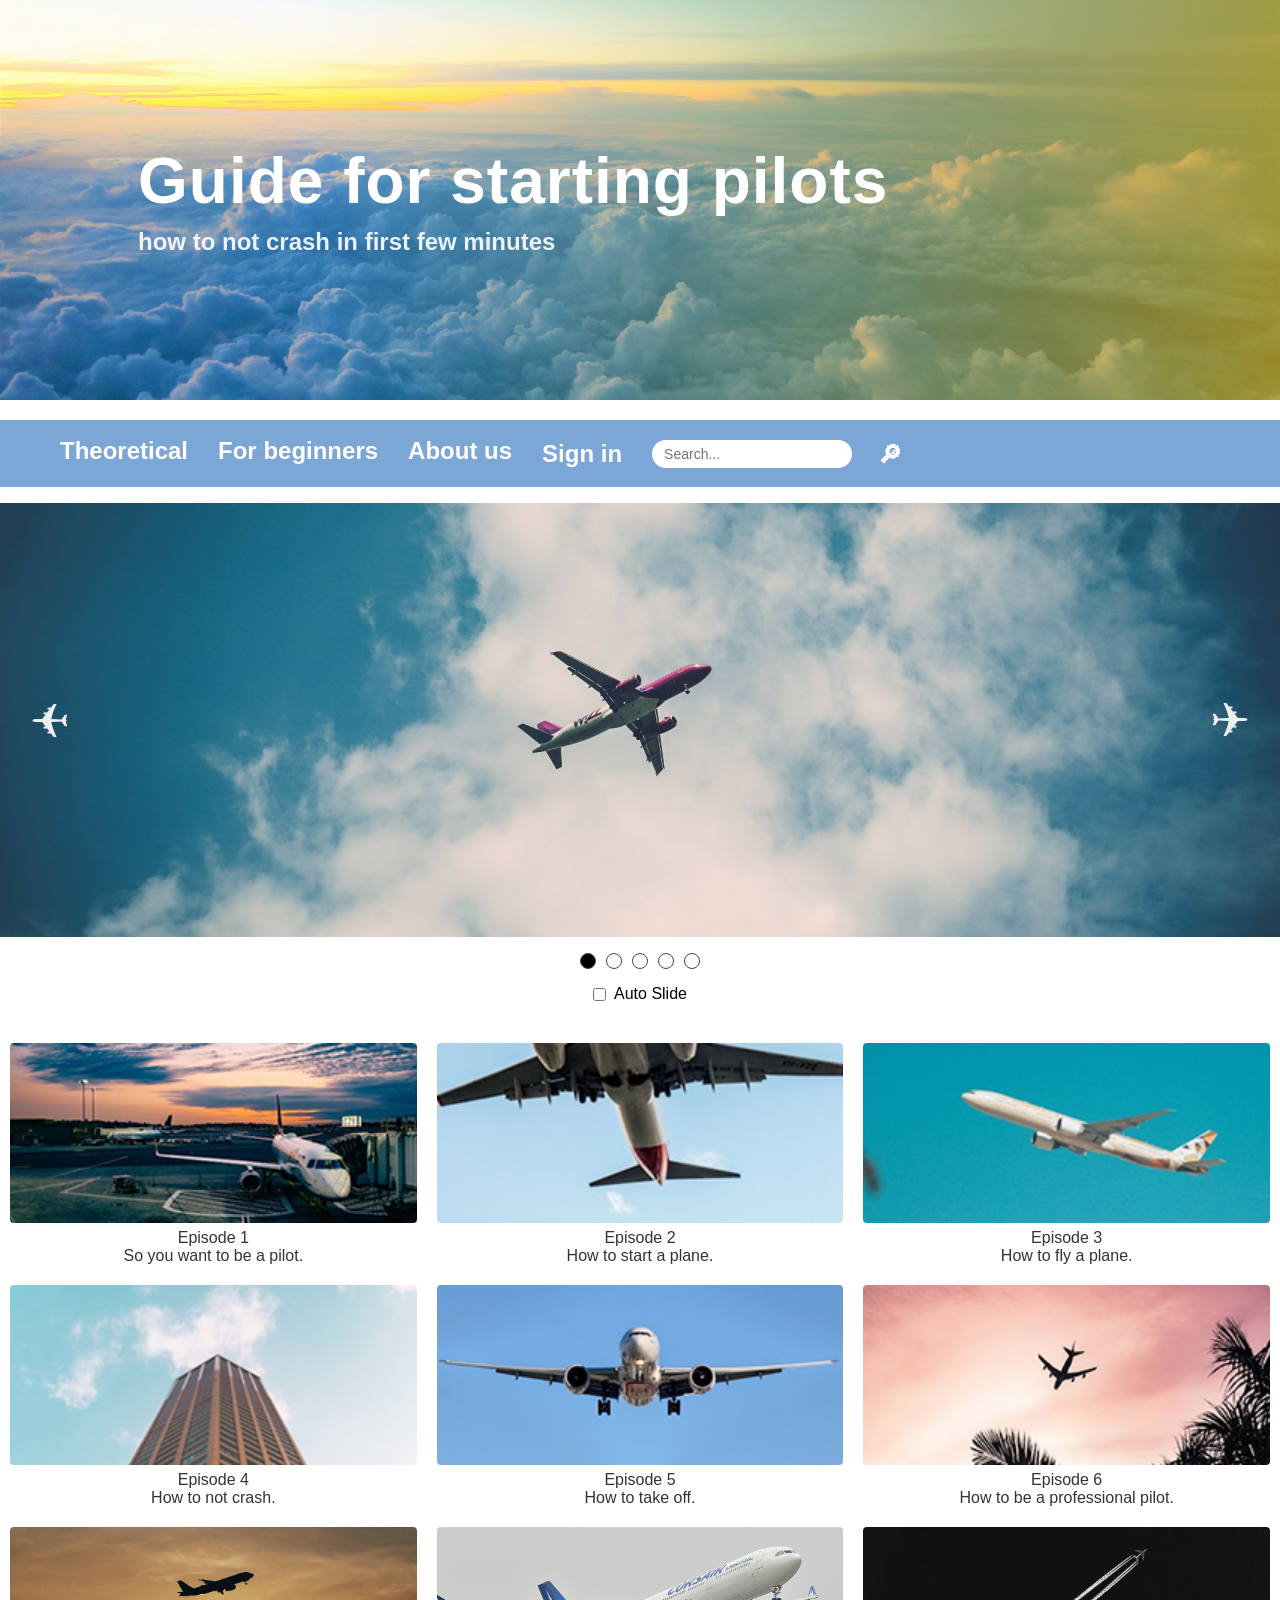
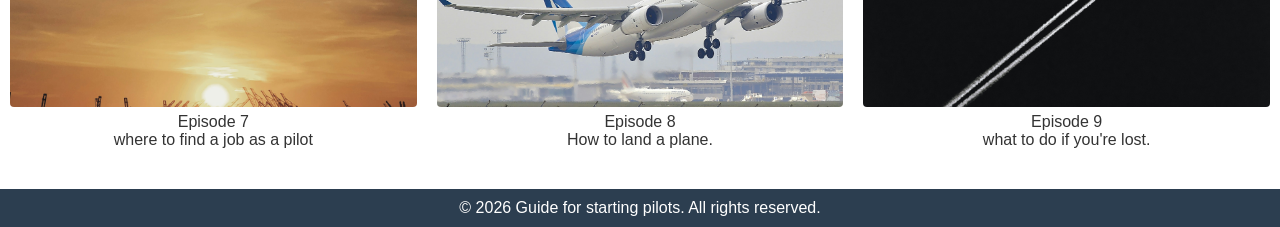
<file: index.html>
<!DOCTYPE html>
<html lang="ua">
<head>
    <meta charset="UTF-8">
    <meta name="viewport" content="width=device-width, initial-scale=1.0">
    <link rel="stylesheet" href="final.css">
    <title>Guide for starting pilots</title>
    <script defer src="./app.js"></script>
    <link rel="icon" type="image/x-icon" href="favicon.ico">
</head>
<body>
    <header class="hero-header">
        <div class="container">
            <h1>Guide for starting pilots</h1>
            <p>how to not crash in first few minutes</p>
        </div>
    </header>

    <nav class="nav-wrapper">
        <div class="container nav">
            <button class="hamburger" onclick="this.parentElement.classList.toggle('nav-open')" aria-label="Menu">☰</button>
            <a href="theory.html">Theoretical</a>
            <a href="beginners.html">For beginners</a>
            <a href="about.html">About us</a>
            <button popovertarget="my-dialog">Sign in</button>
            <div class="nav-right">
            <input type="text" placeholder="Search..." class="search-box">
            <a href="#" class="profile-btn">🔎︎</a>
        </div>
        </div>
    </nav>

    <section class="carousel">
    <div class="carousel_slider">
      <div class="content_inner_slider">
        <img src="img/rectangle11.jpg" alt="" class="img">
        <img src="img/rectangle12.jpg" alt="" class="img">
        <img src="img/rectangle13.jpg" alt="" class="img">
        <img src="img/rectangle14.jpg" alt="" class="img">
        <img src="img/rectangle15.jpg" alt="" class="img">
      </div>
      <button class="prev_button">
        <span name="chevron-back-outline">✈︎</span>
      </button>
      <button class="next_button">
        <span name="chevron-forward-outline">✈︎</span>
      </button>
    </div>
    <ul class="dots">
      <li class="dot" value="0"></li>
      <li class="dot" value="1"></li>
      <li class="dot" value="2"></li>
      <li class="dot" value="3"></li>
      <li class="dot" value="4"></li>
    </ul>
    <div class="form">
      <input type="checkbox" class="auto_slide" id="slide">
      <label for="slide">Auto Slide</label>
    </div>
  </section>
  

    <div class="container grid-columns">
        <div class="video-card">
            <a href="episode1.html" class="video-link">
            <div class="thumbnail-container">
                <img src="img/rectangle3.png" alt="Pilot">
            </div>
            <div class="video-info">
                <p class="video-meta">Episode 1</p>
                <p class="video-title">So you want to be a pilot.</p>
                </a>
            </div>
        </div>

        <div class="video-card">
            <a href="episode2.html" class="video-link">
            <div class="thumbnail-container">
                <img src="img/rectangle4.png" alt="Start plane">
            </div>
            <div class="video-info">
                <p class="video-meta">Episode 2</p>
                <p class="video-title">How to start a plane.</p>
                </a>
            </div>
        </div>

        <div class="video-card">
            <a href="episode3.html" class="video-link">
            <div class="thumbnail-container">
                <img src="img/rectangle5.png" alt="Fly plane">
            </div>
            <div class="video-info">
                <p class="video-meta">Episode 3</p>
                <p class="video-title">How to fly a plane.</p>
                </a>
            </div>
        </div>

        <div class="video-card">
            <a href="episode4.html" class="video-link">
            <div class="thumbnail-container">
                <img src="img/rectangle6.png" alt="No crash">
            </div>
            <div class="video-info">
                <p class="video-meta">Episode 4</p>
                <p class="video-title">How to not crash.</p>
                </a>
            </div>
        </div>

        <div class="video-card">
            <a href="episode5.html" class="video-link">
            <div class="thumbnail-container">
                <img src="img/rectangle7.png" alt="Land plane">
            </div>
            <div class="video-info">
                <p class="video-meta">Episode 5</p>
                <p class="video-title">How to take off.</p>
                </a>
            </div>
        </div>

        <div class="video-card">
            <a href="episode6.html" class="video-link">
            <div class="thumbnail-container">
                <img src="img/rectangle8.png" alt="Pro pilot">
            </div>
            <div class="video-info">
                <p class="video-meta">Episode 6</p>
                <p class="video-title">How to be a professional pilot.</p>
                </a>
            </div>
        </div>
        
        <div class="video-card">
            <a href="episode7.html" class="video-link">
            <div class="thumbnail-container">
                <img src="img/rectangle17.jpg" alt="No crash">
            </div>
            <div class="video-info">
                <p class="video-meta">Episode 7</p>
                <p class="video-title">where to find a job as a pilot</p>
                </a>
            </div>
        </div>

        <div class="video-card">
            <a href="episode8.html" class="video-link">
            <div class="thumbnail-container">
                <img src="img/rectangle18.jpg" alt="Land plane">
            </div>
            <div class="video-info">
                <p class="video-meta">Episode 8</p>
                <p class="video-title">How to land a plane.</p>
                </a>
            </div>
        </div>

        <div class="video-card">
            <a href="episode9.html" class="video-link">
            <div class="thumbnail-container">
                <img src="img/rectangle19.jpg" alt="Pro pilot">
            </div>
            <div class="video-info">
                <p class="video-meta">Episode 9</p>
                <p class="video-title">what to do if you're lost.</p>
                </a>
            </div>
        </div>
    </div>
    <footer class="footer">
        <div class="container">
            <p>&copy; 2026 Guide for starting pilots. All rights reserved.</p>
        </div>
    </footer>

    


<dialog id="my-dialog" popover class="dialog">
    <button popovertarget="my-dialog" popovertargetaction="hide" class="close-btn">✖</button>
    <form method="dialog" class="dialog-form">
    <label for="username">Username:</label>
    <input type="text" id="username" name="username" required>
    <label for="password">Password:</label>
    <input type="password" id="password" name="password" required>
    <label for="confirm-password">Confirm Password:</label>
    <input type="password" id="confirm-password" name="confirm-password" required>
    <button type="submit" class="btn btn-primary">Sign In</button>
  </form>
</dialog>

</body>
</html>
</file>
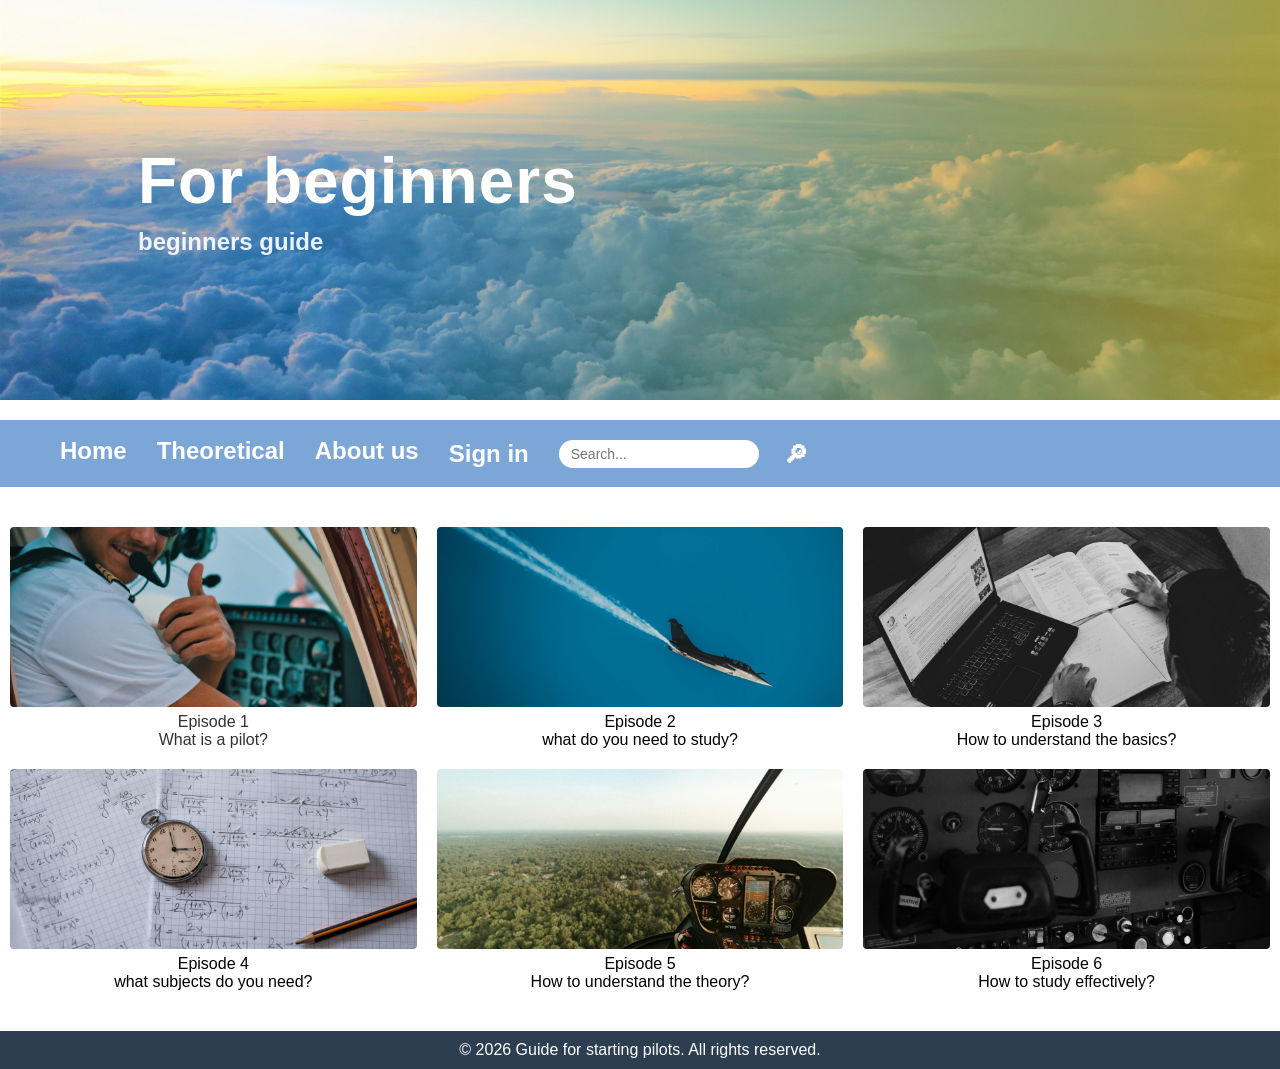
<file: beginners.html>
<!DOCTYPE html>
<html lang="ua">
<head>
    <meta charset="UTF-8">
    <meta name="viewport" content="width=device-width, initial-scale=1.0">
    <link rel="stylesheet" href="final.css">
    <title>Beginners guide</title>
    <link rel="icon" type="image/x-icon" href="favicon.ico">
</head>
<body>
    <header class="hero-header">
        <div class="container">
            <h1>For beginners</h1>
            <p>beginners guide</p>
        </div>
    </header>

    <nav class="nav-wrapper">
        <div class="container nav">
            <button class="hamburger" onclick="this.parentElement.classList.toggle('nav-open')" aria-label="Menu">☰</button>
            <a href="index.html">Home</a>
            <a href="theory.html">Theoretical</a>
            <a href="about.html">About us</a> 
            <button popovertarget="my-dialog">Sign in</button>
            <div class="nav-right">
            <input type="text" placeholder="Search..." class="search-box">
            <a href="#" class="profile-btn">🔎︎</a>
        </div>
        </div>
    </nav>

    <div class="container grid-columns">
        <div class="video-card">
            <a href="#" class="video-link">
            <div class="thumbnail-container">
                <img src="img/rectangle26.jpg" alt="Pilot">
            </div>
            <div class="video-info">
                <p class="video-meta">Episode 1</p>
                <p class="video-title">What is a pilot?</p>
                </a>
            </div>
        </div>

        <div class="video-card">
            <a href="#" class="video-link"></a>
            <div class="thumbnail-container">
                <img src="img/rectangle27.jpg" alt="Start plane">
            </div>
            <div class="video-info">
                <p class="video-meta">Episode 2</p>
                <p class="video-title">what do you need to study?</p>
            </div>
        </div>

        <div class="video-card">
            <a href="#" class="video-link"></a>
            <div class="thumbnail-container">
                <img src="img/rectangle28.jpg" alt="Fly plane">
            </div>
            <div class="video-info">
                <p class="video-meta">Episode 3</p>
                <p class="video-title">How to understand the basics?</p>
            </div>
        </div>

        <div class="video-card">
            <a href="#" class="video-link"></a>
            <div class="thumbnail-container">
                <img src="img/rectangle29.jpg" alt="No crash">
            </div>
            <div class="video-info">
                <p class="video-meta">Episode 4</p>
                <p class="video-title">what subjects do you need?</p>
            </div>
        </div>

        <div class="video-card">
            <a href="#" class="video-link"></a>
            <div class="thumbnail-container">
                <img src="img/rectangle30.jpg" alt="Land plane">
            </div>
            <div class="video-info">
                <p class="video-meta">Episode 5</p>
                <p class="video-title">How to understand the theory?</p>
            </div>
        </div>

        <div class="video-card">
            <a href="#" class="video-link"></a>
            <div class="thumbnail-container">
                <img src="img/rectangle31.jpg" alt="Pro pilot">
            </div>
            <div class="video-info">
                <p class="video-meta">Episode 6</p>
                <p class="video-title">How to study effectively?</p>
            </div>
        </div>
    </div>
    <footer class="footer">
        <div class="container">
            <p>&copy; 2026 Guide for starting pilots. All rights reserved.</p>
        </div>
    </footer>

    <dialog id="my-dialog" popover class="dialog">
        <button popovertarget="my-dialog" popovertargetaction="hide" class="close-btn">✖</button>
        <form method="dialog" class="dialog-form">
        <label for="username">Username:</label>
        <input type="text" id="username" name="username" required>
        <label for="password">Password:</label>
        <input type="password" id="password" name="password" required>
        <label for="confirm-password">Confirm Password:</label>
        <input type="password" id="confirm-password" name="confirm-password" required>
        <button type="submit" class="btn btn-primary">Sign In</button>
        </form>
    </dialog>

</body>
</html>
</file>
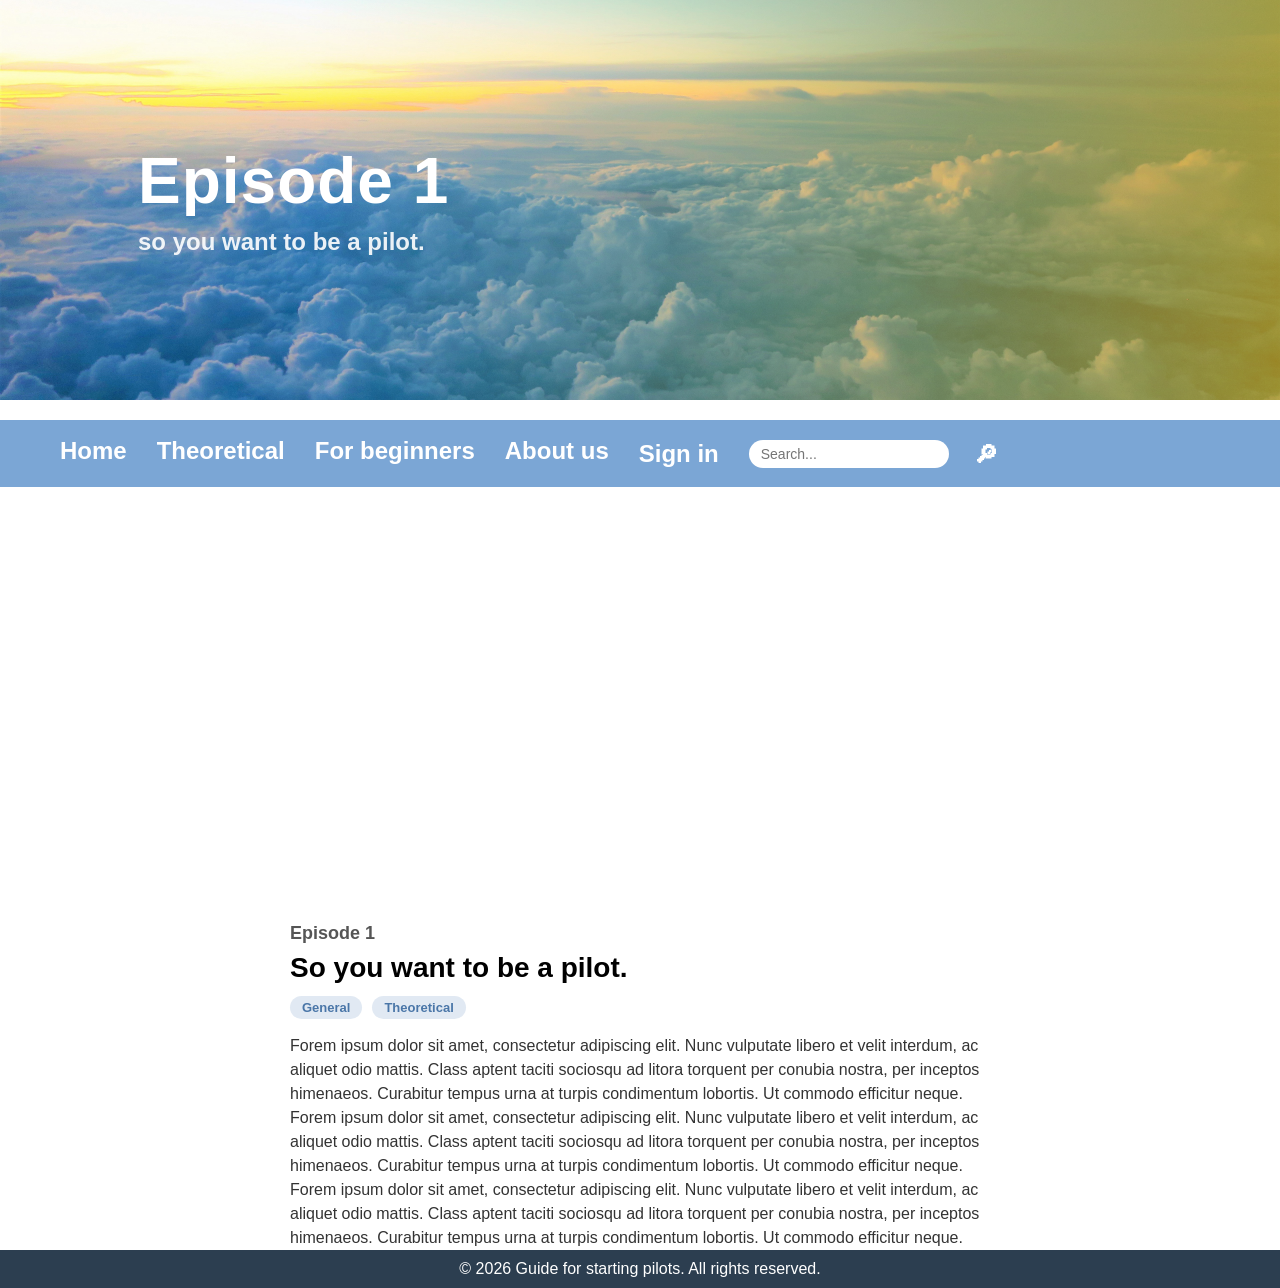
<file: episode1.html>
<!DOCTYPE html>
<html lang="en">
<head>
    <meta charset="UTF-8">
    <meta name="viewport" content="width=device-width, initial-scale=1.0">
    <title>episode1</title>
    <link rel="stylesheet" href="final.css">
    <link rel="stylesheet" href="episodes.css">
</head>
<body>
    
        <header class="hero-header">
        <div class="container">
            <h1>Episode 1</h1>
            <p>So you want to be a pilot.</p>
        </div>
    </header>



        <nav class="nav-wrapper">
        <div class="container nav">
            <button class="hamburger" onclick="this.parentElement.classList.toggle('nav-open')" aria-label="Menu">☰</button>
            <a href="index.html">Home</a>
            <a href="theory.html">Theoretical</a>
            <a href="beginners.html">For beginners</a>
            <a href="about.html">About us</a>
            <button popovertarget="my-dialog">Sign in</button>
            <div class="nav-right">
            <input type="text" placeholder="Search..." class="search-box">
            <a href="#" class="profile-btn">🔎︎</a>
        </div>
        </div>
    </nav>

    <main class="container">
        
        <div class="video-wrapper">
            <iframe src="https://www.youtube.com/embed/D-nOuNU9LcQ?si=l-DkHcLSGW4tLW0Q" title="YouTube video player" frameborder="0" allow="accelerometer; autoplay; clipboard-write; encrypted-media; gyroscope; picture-in-picture; web-share" referrerpolicy="strict-origin-when-cross-origin" allowfullscreen></iframe>
        </div>

        <div class="video-info">
            <div class="nav-links"></div>
            <div class="video-meta-row">
                <div class="video-metadata">Episode 1  </div>
                
            </div>
            
            <h1 class="video-title">So you want to be a pilot.</h1>
            
            <div class="video-tags">
                <span class="tag">General</span>
                <span class="tag">Theoretical</span>
            </div>
            
            <p class="video-description">
                Forem ipsum dolor sit amet, consectetur adipiscing elit. Nunc vulputate libero et velit interdum, ac aliquet odio mattis.
                Class aptent taciti sociosqu ad litora torquent per conubia nostra, per inceptos himenaeos.
                Curabitur tempus urna at turpis condimentum lobortis. Ut commodo efficitur neque.
                Forem ipsum dolor sit amet, consectetur adipiscing elit. Nunc vulputate libero et velit interdum, ac aliquet odio mattis.
                Class aptent taciti sociosqu ad litora torquent per conubia nostra, per inceptos himenaeos.
                Curabitur tempus urna at turpis condimentum lobortis. Ut commodo efficitur neque.
                Forem ipsum dolor sit amet, consectetur adipiscing elit. Nunc vulputate libero et velit interdum, ac aliquet odio mattis.
                Class aptent taciti sociosqu ad litora torquent per conubia nostra, per inceptos himenaeos.
                Curabitur tempus urna at turpis condimentum lobortis. Ut commodo efficitur neque.
            </p>
        </div>
    </main>

  <footer class="footer">
        <div class="container">
            <p>&copy; 2026 Guide for starting pilots. All rights reserved.</p>
        </div>
    </footer>

    <dialog id="my-dialog" popover class="dialog">
        <button popovertarget="my-dialog" popovertargetaction="hide" class="close-btn">✖</button>
        <form method="dialog" class="dialog-form">
        <label for="username">Username:</label>
        <input type="text" id="username" name="username" required>
        <label for="password">Password:</label>
        <input type="password" id="password" name="password" required>
        <label for="confirm-password">Confirm Password:</label>
        <input type="password" id="confirm-password" name="confirm-password" required>
        <button type="submit" class="btn btn-primary">Sign In</button>
        </form>
    </dialog>

</body>
</html>
</file>
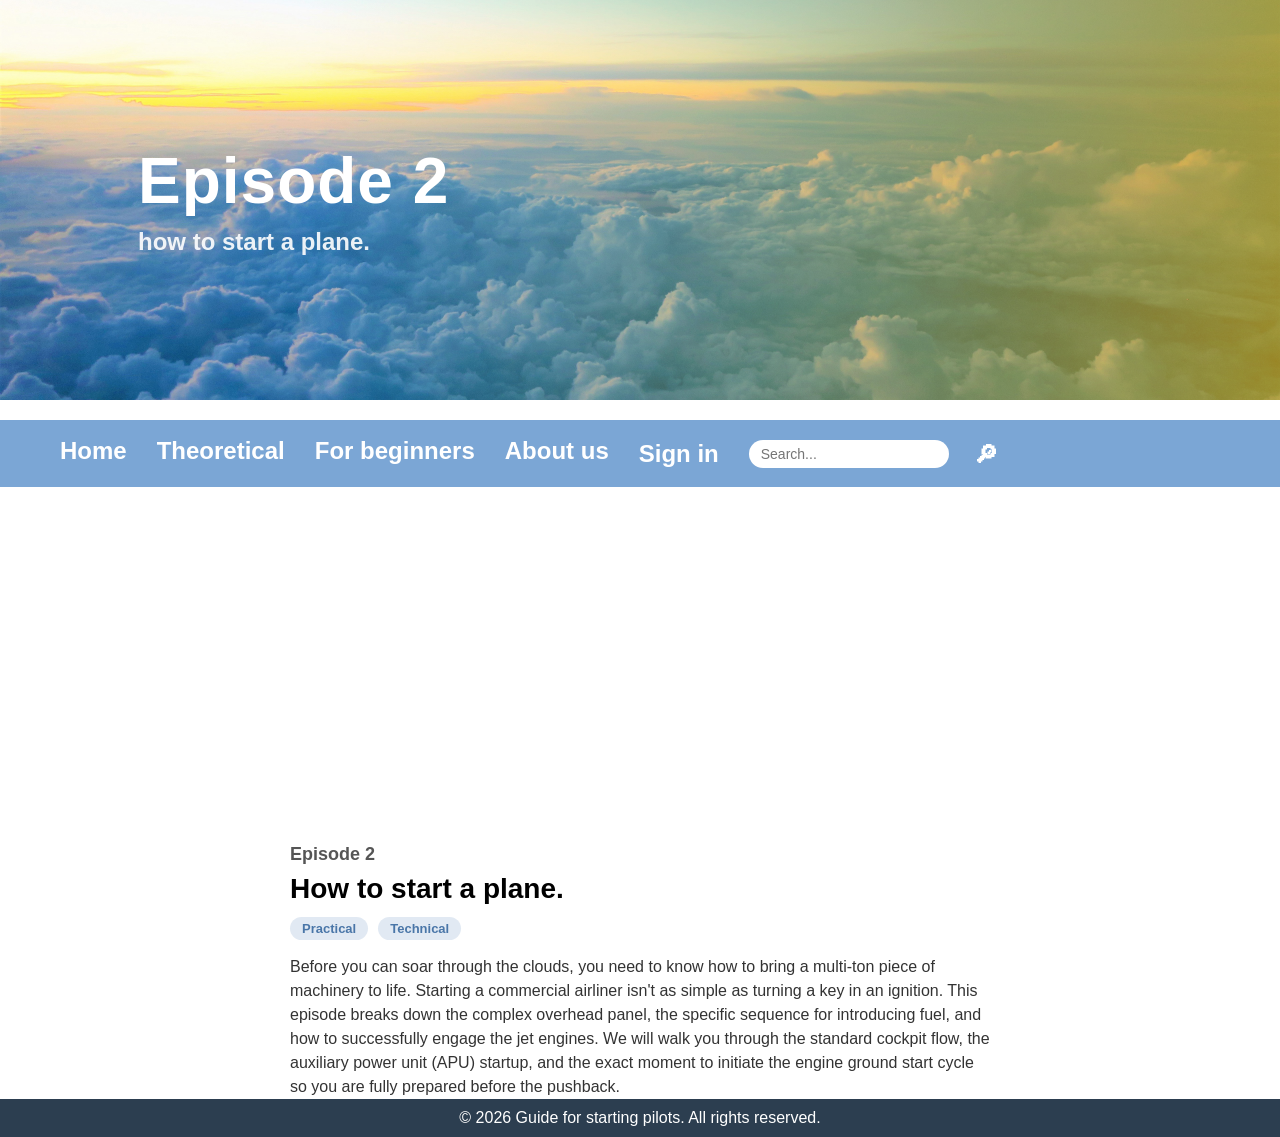
<file: episode2.html>
<!DOCTYPE html>
<html lang="en">
<head>
    <meta charset="UTF-8">
    <meta name="viewport" content="width=device-width, initial-scale=1.0">
    <title>episode2</title>
    <link rel="stylesheet" href="final.css">
    <link rel="stylesheet" href="episodes.css">
    <link rel="icon" type="image/x-icon" href="favicon.ico">
</head>
<body>
    
        <header class="hero-header">
        <div class="container">
            <h1>Episode 2</h1>
            <p>How to start a plane.</p>
        </div>
    </header>



        <nav class="nav-wrapper">
        <div class="container nav">
            <a href="index.html">Home</a>
            <a href="theory.html">Theoretical</a>
            <a href="beginners.html">For beginners</a>
            <a href="about.html">About us</a>
            <button popovertarget="my-dialog">Sign in</button>
            <div class="nav-right">
            <input type="text" placeholder="Search..." class="search-box">
            <a href="#" class="profile-btn">🔎︎</a>
        </div>
        </div>
    </nav>

    <main class="container">
        
<iframe width="700" height="315" src="https://www.youtube.com/embed/-FmHg04rleg?si=_AwblWNmk0yXP-ec" title="YouTube video player" frameborder="0" allow="accelerometer; autoplay; clipboard-write; encrypted-media; gyroscope; picture-in-picture; web-share" referrerpolicy="strict-origin-when-cross-origin" allowfullscreen></iframe>
        
        <div class="video-info">
            <div class="nav-links"></div>
            <div class="video-meta-row">
                <div class="video-metadata">Episode 2  </div>
                
            </div>
            
            <h1 class="video-title">How to start a plane.</h1>
            
            <div class="video-tags">
                <span class="tag">Practical</span>
                <span class="tag">Technical</span>
            </div>
            
            <p class="video-description">
                Before you can soar through the clouds, you need to know how to bring a multi-ton piece of machinery to life. Starting a commercial airliner isn't as simple as turning a key in an ignition. This episode breaks down the complex overhead panel, the specific sequence for introducing fuel, and how to successfully engage the jet engines. We will walk you through the standard cockpit flow, the auxiliary power unit (APU) startup, and the exact moment to initiate the engine ground start cycle so you are fully prepared before the pushback.
            </p>
        </div>
    </main>

  <footer class="footer">
        <div class="container">
            <p>&copy; 2026 Guide for starting pilots. All rights reserved.</p>
        </div>
    </footer>

    <dialog id="my-dialog" popover class="dialog">
        <button popovertarget="my-dialog" popovertargetaction="hide" class="close-btn">✖</button>
        <form method="dialog" class="dialog-form">
        <label for="username">Username:</label>
        <input type="text" id="username" name="username" required>
        <label for="password">Password:</label>
        <input type="password" id="password" name="password" required>
        <label for="confirm-password">Confirm Password:</label>
        <input type="password" id="confirm-password" name="confirm-password" required>
        <button type="submit" class="btn btn-primary">Sign In</button>
        </form>
    </dialog>

</body>
</html>
</file>
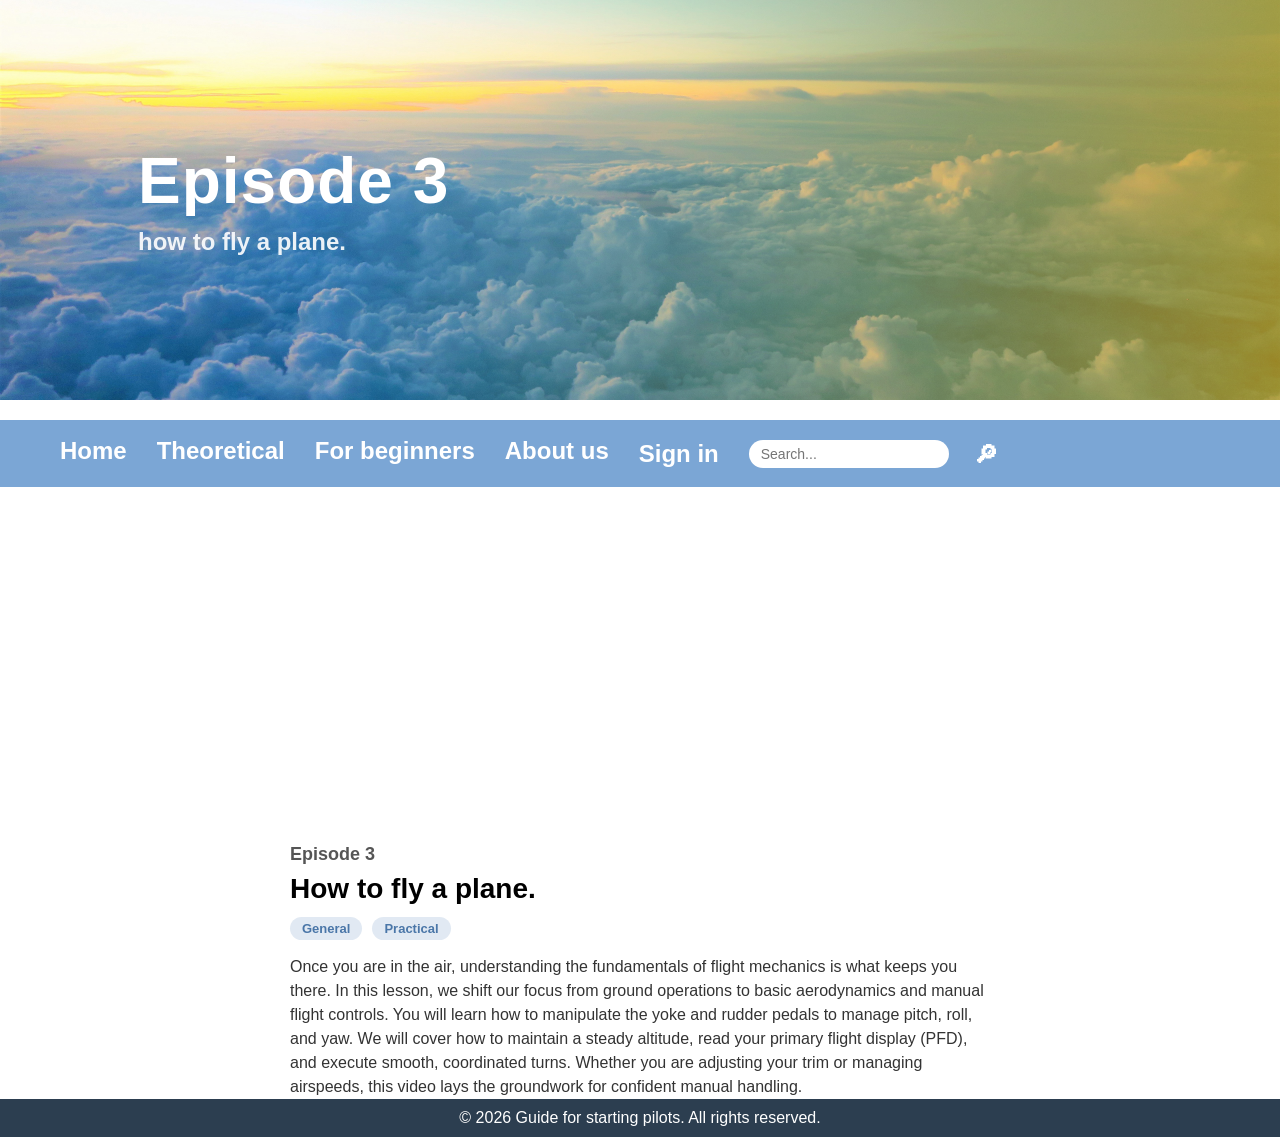
<file: episode3.html>
<!DOCTYPE html>
<html lang="en">
<head>
    <meta charset="UTF-8">
    <meta name="viewport" content="width=device-width, initial-scale=1.0">
    <title>episode3</title>
    <link rel="stylesheet" href="final.css">
    <link rel="stylesheet" href="episodes.css">
    <link rel="icon" type="image/x-icon" href="favicon.ico">
</head>
<body>
    
        <header class="hero-header">
        <div class="container">
            <h1>Episode 3</h1>
            <p>How to fly a plane.</p>
        </div>
    </header>



        <nav class="nav-wrapper">
        <div class="container nav">
            <a href="index.html">Home</a>
            <a href="theory.html">Theoretical</a>
            <a href="beginners.html">For beginners</a>
            <a href="about.html">About us</a>
            <button popovertarget="my-dialog">Sign in</button>
            <div class="nav-right">
            <input type="text" placeholder="Search..." class="search-box">
            <a href="#" class="profile-btn">🔎︎</a>
        </div>
        </div>
    </nav>

    <main class="container">
        
<iframe width="700" height="315" src="https://www.youtube.com/embed/2t6tT77QFW4?si=YSl25LxoIAUkrTEN" title="YouTube video player" frameborder="0" allow="accelerometer; autoplay; clipboard-write; encrypted-media; gyroscope; picture-in-picture; web-share" referrerpolicy="strict-origin-when-cross-origin" allowfullscreen></iframe>        <div class="video-info">
            <div class="nav-links"></div>
            <div class="video-meta-row">
                <div class="video-metadata">Episode 3  </div>
                
            </div>
            
            <h1 class="video-title">How to fly a plane.</h1>
            
            <div class="video-tags">
                <span class="tag">General</span>
                <span class="tag">Practical</span>
            </div>
            
            <p class="video-description">
                Once you are in the air, understanding the fundamentals of flight mechanics is what keeps you there. In this lesson, we shift our focus from ground operations to basic aerodynamics and manual flight controls. You will learn how to manipulate the yoke and rudder pedals to manage pitch, roll, and yaw. We will cover how to maintain a steady altitude, read your primary flight display (PFD), and execute smooth, coordinated turns. Whether you are adjusting your trim or managing airspeeds, this video lays the groundwork for confident manual handling.
            </p>
        </div>
    </main>

  <footer class="footer">
        <div class="container">
            <p>&copy; 2026 Guide for starting pilots. All rights reserved.</p>
        </div>
    </footer>

    <dialog id="my-dialog" popover class="dialog">
        <button popovertarget="my-dialog" popovertargetaction="hide" class="close-btn">✖</button>
        <form method="dialog" class="dialog-form">
        <label for="username">Username:</label>
        <input type="text" id="username" name="username" required>
        <label for="password">Password:</label>
        <input type="password" id="password" name="password" required>
        <label for="confirm-password">Confirm Password:</label>
        <input type="password" id="confirm-password" name="confirm-password" required>
        <button type="submit" class="btn btn-primary">Sign In</button>
        </form>
    </dialog>

</body>
</html>
</file>
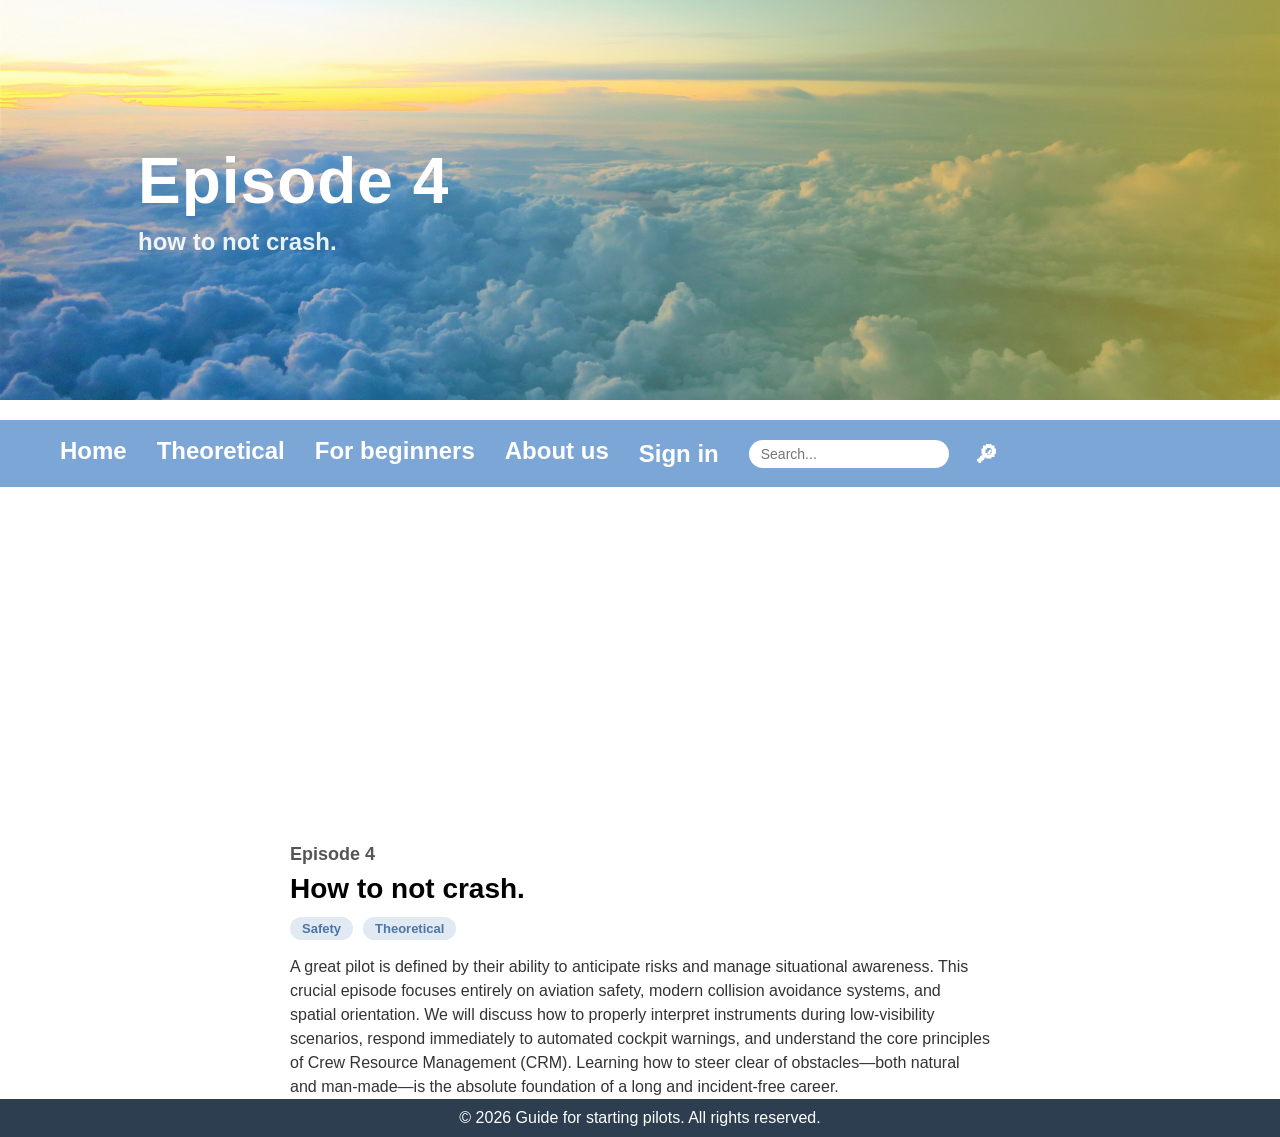
<file: episode4.html>
<!DOCTYPE html>
<html lang="en">
<head>
    <meta charset="UTF-8">
    <meta name="viewport" content="width=device-width, initial-scale=1.0">
    <title>episode4</title>
    <link rel="stylesheet" href="final.css">
    <link rel="stylesheet" href="episodes.css">
    <link rel="icon" type="image/x-icon" href="favicon.ico">
</head>
<body>
    
        <header class="hero-header">
        <div class="container">
            <h1>Episode 4</h1>
            <p>How to not crash.</p>
        </div>
    </header>



        <nav class="nav-wrapper">
        <div class="container nav">
            <a href="index.html">Home</a>
            <a href="theory.html">Theoretical</a>
            <a href="beginners.html">For beginners</a>
            <a href="about.html">About us</a>
            <button popovertarget="my-dialog">Sign in</button>
            <div class="nav-right">
            <input type="text" placeholder="Search..." class="search-box">
            <a href="#" class="profile-btn">🔎︎</a>
        </div>
        </div>
    </nav>

    <main class="container">
        
<iframe width="700" height="315" src="https://www.youtube.com/embed/dEJqNcEI8tI?si=5RvVnTgTdDoQZoPg" title="YouTube video player" frameborder="0" allow="accelerometer; autoplay; clipboard-write; encrypted-media; gyroscope; picture-in-picture; web-share" referrerpolicy="strict-origin-when-cross-origin" allowfullscreen></iframe>
        <div class="video-info">
            <div class="nav-links"></div>
            <div class="video-meta-row">
                <div class="video-metadata">Episode 4  </div>
                
            </div>
            
            <h1 class="video-title">How to not crash.</h1>
            
            <div class="video-tags">
                <span class="tag">Safety</span>
                <span class="tag">Theoretical</span>
            </div>
            
            <p class="video-description">
                A great pilot is defined by their ability to anticipate risks and manage situational awareness. This crucial episode focuses entirely on aviation safety, modern collision avoidance systems, and spatial orientation. We will discuss how to properly interpret instruments during low-visibility scenarios, respond immediately to automated cockpit warnings, and understand the core principles of Crew Resource Management (CRM). Learning how to steer clear of obstacles—both natural and man-made—is the absolute foundation of a long and incident-free career.
            </p>
        </div>
    </main>

  <footer class="footer">
        <div class="container">
            <p>&copy; 2026 Guide for starting pilots. All rights reserved.</p>
        </div>
    </footer>

    <dialog id="my-dialog" popover class="dialog">
        <button popovertarget="my-dialog" popovertargetaction="hide" class="close-btn">✖</button>
        <form method="dialog" class="dialog-form">
        <label for="username">Username:</label>
        <input type="text" id="username" name="username" required>
        <label for="password">Password:</label>
        <input type="password" id="password" name="password" required>
        <label for="confirm-password">Confirm Password:</label>
        <input type="password" id="confirm-password" name="confirm-password" required>
        <button type="submit" class="btn btn-primary">Sign In</button>
        </form>
    </dialog>

</body>
</html>
</file>
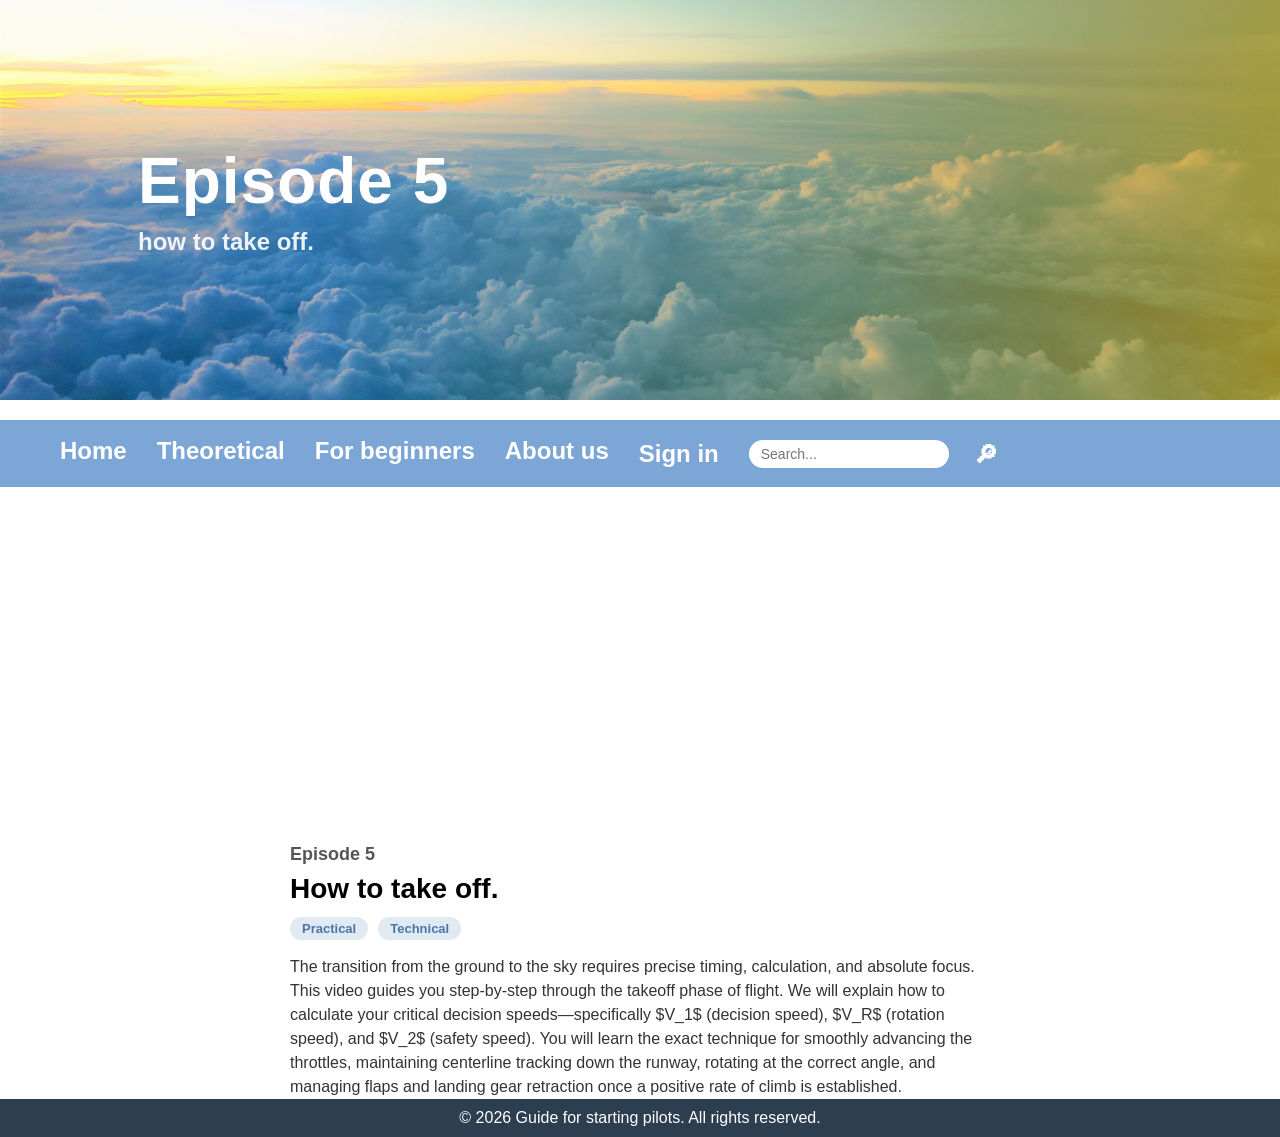
<file: episode5.html>
<!DOCTYPE html>
<html lang="en">
<head>
    <meta charset="UTF-8">
    <meta name="viewport" content="width=device-width, initial-scale=1.0">
    <title>episode5</title>
    <link rel="stylesheet" href="final.css">
    <link rel="stylesheet" href="episodes.css">
    <link rel="icon" type="image/x-icon" href="favicon.ico">
</head>
<body>
    
        <header class="hero-header">
        <div class="container">
            <h1>Episode 5</h1>
            <p>How to take off.</p>
        </div>
    </header>



        <nav class="nav-wrapper">
        <div class="container nav">
            <a href="index.html">Home</a>
            <a href="theory.html">Theoretical</a>
            <a href="beginners.html">For beginners</a>
            <a href="about.html">About us</a>
            <button popovertarget="my-dialog">Sign in</button>
            <div class="nav-right">
            <input type="text" placeholder="Search..." class="search-box">
            <a href="#" class="profile-btn">🔎︎</a>
        </div>
        </div>
    </nav>

    <main class="container">
        
<iframe width="700" height="315" src="https://www.youtube.com/embed/7S8yxrlulSA?si=UYDx_3S6dVzbgOnK" title="YouTube video player" frameborder="0" allow="accelerometer; autoplay; clipboard-write; encrypted-media; gyroscope; picture-in-picture; web-share" referrerpolicy="strict-origin-when-cross-origin" allowfullscreen></iframe>
        <div class="video-info">
            <div class="nav-links"></div>
            <div class="video-meta-row">
                <div class="video-metadata">Episode 5  </div>
                
            </div>
            
            <h1 class="video-title">How to take off.</h1>
            
            <div class="video-tags">
                <span class="tag">Practical</span>
                <span class="tag">Technical</span>
            </div>
            
            <p class="video-description">
                The transition from the ground to the sky requires precise timing, calculation, and absolute focus. This video guides you step-by-step through the takeoff phase of flight. We will explain how to calculate your critical decision speeds—specifically $V_1$ (decision speed), $V_R$ (rotation speed), and $V_2$ (safety speed). You will learn the exact technique for smoothly advancing the throttles, maintaining centerline tracking down the runway, rotating at the correct angle, and managing flaps and landing gear retraction once a positive rate of climb is established.
            </p>
        </div>
    </main>

  <footer class="footer">
        <div class="container">
            <p>&copy; 2026 Guide for starting pilots. All rights reserved.</p>
        </div>
    </footer>

    <dialog id="my-dialog" popover class="dialog">
        <button popovertarget="my-dialog" popovertargetaction="hide" class="close-btn">✖</button>
        <form method="dialog" class="dialog-form">
        <label for="username">Username:</label>
        <input type="text" id="username" name="username" required>
        <label for="password">Password:</label>
        <input type="password" id="password" name="password" required>
        <label for="confirm-password">Confirm Password:</label>
        <input type="password" id="confirm-password" name="confirm-password" required>
        <button type="submit" class="btn btn-primary">Sign In</button>
        </form>
    </dialog>

</body>
</html>
</file>
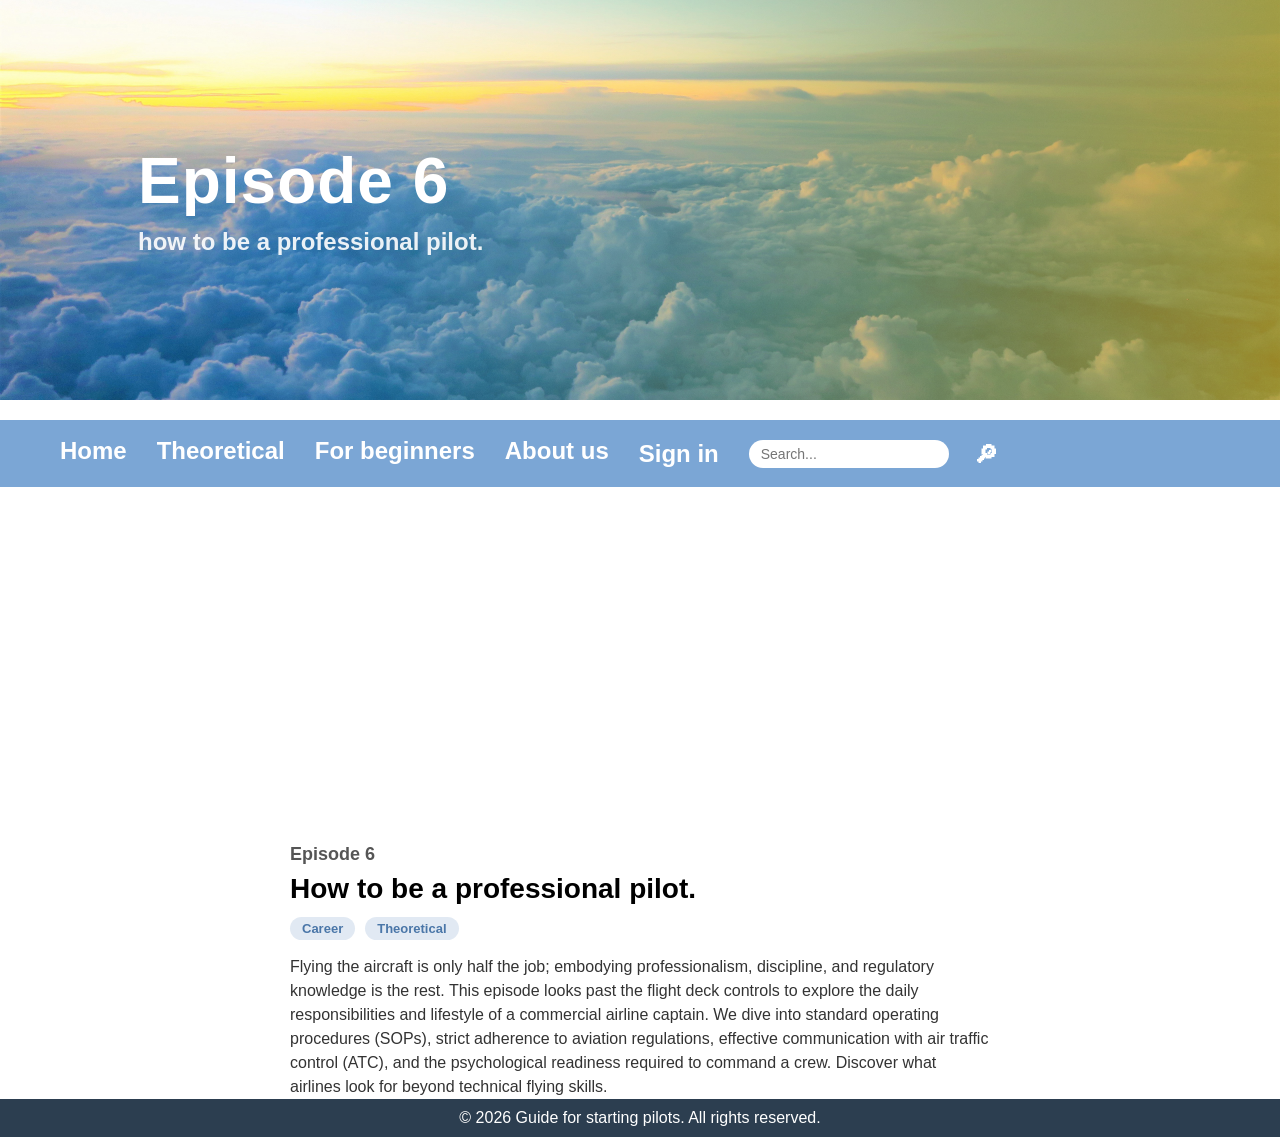
<file: episode6.html>
<!DOCTYPE html>
<html lang="en">
<head>
    <meta charset="UTF-8">
    <meta name="viewport" content="width=device-width, initial-scale=1.0">
    <title>episode6</title>
    <link rel="stylesheet" href="final.css">
    <link rel="stylesheet" href="episodes.css">
    <link rel="icon" type="image/x-icon" href="favicon.ico">
</head>
<body>
    
        <header class="hero-header">
        <div class="container">
            <h1>Episode 6</h1>
            <p>How to be a professional pilot.</p>
        </div>
    </header>



        <nav class="nav-wrapper">
        <div class="container nav">
            <a href="index.html">Home</a>
            <a href="theory.html">Theoretical</a>
            <a href="beginners.html">For beginners</a>
            <a href="about.html">About us</a>
            <button popovertarget="my-dialog">Sign in</button>
            <div class="nav-right">
            <input type="text" placeholder="Search..." class="search-box">
            <a href="#" class="profile-btn">🔎︎</a>
        </div>
        </div>
    </nav>

    <main class="container">
        
<iframe width="700" height="315" src="https://www.youtube.com/embed/AaI_DjRwnhk?si=Ton72V7ym0Qropvm" title="YouTube video player" frameborder="0" allow="accelerometer; autoplay; clipboard-write; encrypted-media; gyroscope; picture-in-picture; web-share" referrerpolicy="strict-origin-when-cross-origin" allowfullscreen></iframe>
        <div class="video-info">
            <div class="nav-links"></div>
            <div class="video-meta-row">
                <div class="video-metadata">Episode 6  </div>
                
            </div>
            
            <h1 class="video-title">How to be a professional pilot.</h1>
            
            <div class="video-tags">
                <span class="tag">Career</span>
                <span class="tag">Theoretical</span>
            </div>
            
            <p class="video-description">
               Flying the aircraft is only half the job; embodying professionalism, discipline, and regulatory knowledge is the rest. This episode looks past the flight deck controls to explore the daily responsibilities and lifestyle of a commercial airline captain. We dive into standard operating procedures (SOPs), strict adherence to aviation regulations, effective communication with air traffic control (ATC), and the psychological readiness required to command a crew. Discover what airlines look for beyond technical flying skills.
            </p>
        </div>
    </main>

  <footer class="footer">
        <div class="container">
            <p>&copy; 2026 Guide for starting pilots. All rights reserved.</p>
        </div>
    </footer>

    <dialog id="my-dialog" popover class="dialog">
        <button popovertarget="my-dialog" popovertargetaction="hide" class="close-btn">✖</button>
        <form method="dialog" class="dialog-form">
        <label for="username">Username:</label>
        <input type="text" id="username" name="username" required>
        <label for="password">Password:</label>
        <input type="password" id="password" name="password" required>
        <label for="confirm-password">Confirm Password:</label>
        <input type="password" id="confirm-password" name="confirm-password" required>
        <button type="submit" class="btn btn-primary">Sign In</button>
        </form>
    </dialog>

</body>
</html>
</file>
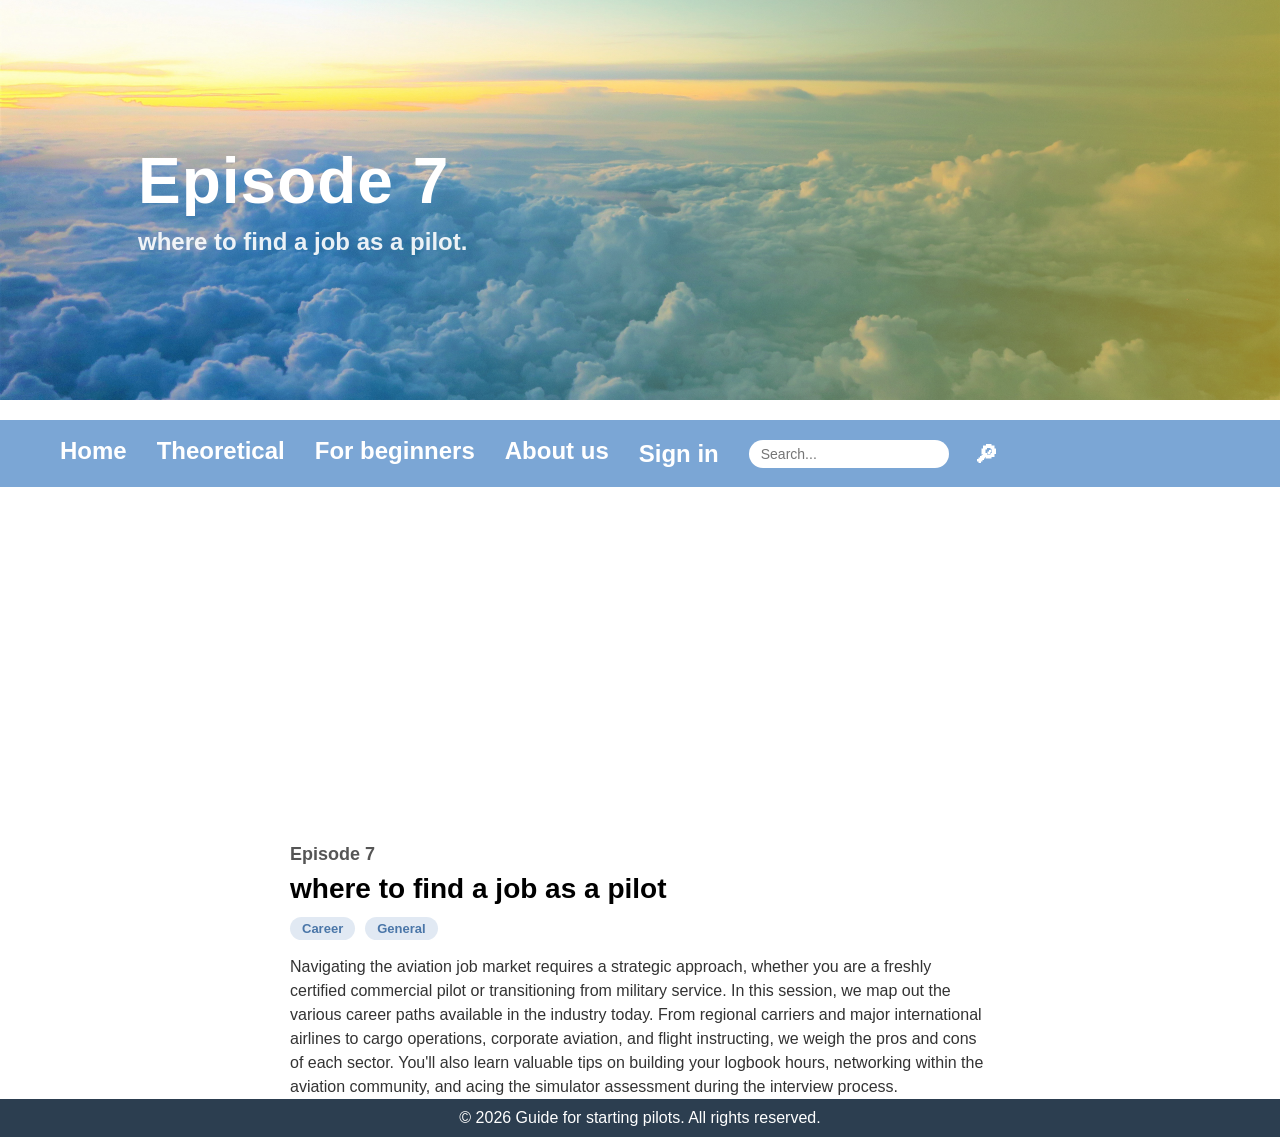
<file: episode7.html>
<!DOCTYPE html>
<html lang="en">
<head>
    <meta charset="UTF-8">
    <meta name="viewport" content="width=device-width, initial-scale=1.0">
    <title>episode7</title>
    <link rel="stylesheet" href="final.css">
    <link rel="stylesheet" href="episodes.css">
    <link rel="icon" type="image/x-icon" href="favicon.ico">
</head>
<body>
    
        <header class="hero-header">
        <div class="container">
            <h1>Episode 7</h1>
            <p>Where to find a job as a pilot.</p>
        </div>
    </header>



        <nav class="nav-wrapper">
        <div class="container nav">
            <a href="index.html">Home</a>
            <a href="theory.html">Theoretical</a>
            <a href="beginners.html">For beginners</a>
            <a href="about.html">About us</a>
            <button popovertarget="my-dialog">Sign in</button>
            <div class="nav-right">
            <input type="text" placeholder="Search..." class="search-box">
            <a href="#" class="profile-btn">🔎︎</a>
        </div>
        </div>
    </nav>

    <main class="container">
        
<iframe width="700" height="315" src="https://www.youtube.com/embed/0JRVTlLJ7hk?si=ULbLK16dJB1CB45X" title="YouTube video player" frameborder="0" allow="accelerometer; autoplay; clipboard-write; encrypted-media; gyroscope; picture-in-picture; web-share" referrerpolicy="strict-origin-when-cross-origin" allowfullscreen></iframe>
        <div class="video-info">
            <div class="nav-links"></div>
            <div class="video-meta-row">
                <div class="video-metadata">Episode 7  </div>
                
            </div>
            
            <h1 class="video-title">where to find a job as a pilot</h1>
            
            <div class="video-tags">
                <span class="tag">Career</span>
                <span class="tag">General</span>
            </div>
            
            <p class="video-description">
                Navigating the aviation job market requires a strategic approach, whether you are a freshly certified commercial pilot or transitioning from military service. In this session, we map out the various career paths available in the industry today. From regional carriers and major international airlines to cargo operations, corporate aviation, and flight instructing, we weigh the pros and cons of each sector. You'll also learn valuable tips on building your logbook hours, networking within the aviation community, and acing the simulator assessment during the interview process.
            </p>
        </div>
    </main>

  <footer class="footer">
        <div class="container">
            <p>&copy; 2026 Guide for starting pilots. All rights reserved.</p>
        </div>
    </footer>

    <dialog id="my-dialog" popover class="dialog">
        <button popovertarget="my-dialog" popovertargetaction="hide" class="close-btn">✖</button>
        <form method="dialog" class="dialog-form">
        <label for="username">Username:</label>
        <input type="text" id="username" name="username" required>
        <label for="password">Password:</label>
        <input type="password" id="password" name="password" required>
        <label for="confirm-password">Confirm Password:</label>
        <input type="password" id="confirm-password" name="confirm-password" required>
        <button type="submit" class="btn btn-primary">Sign In</button>
        </form>
    </dialog>

</body>
</html>
</file>
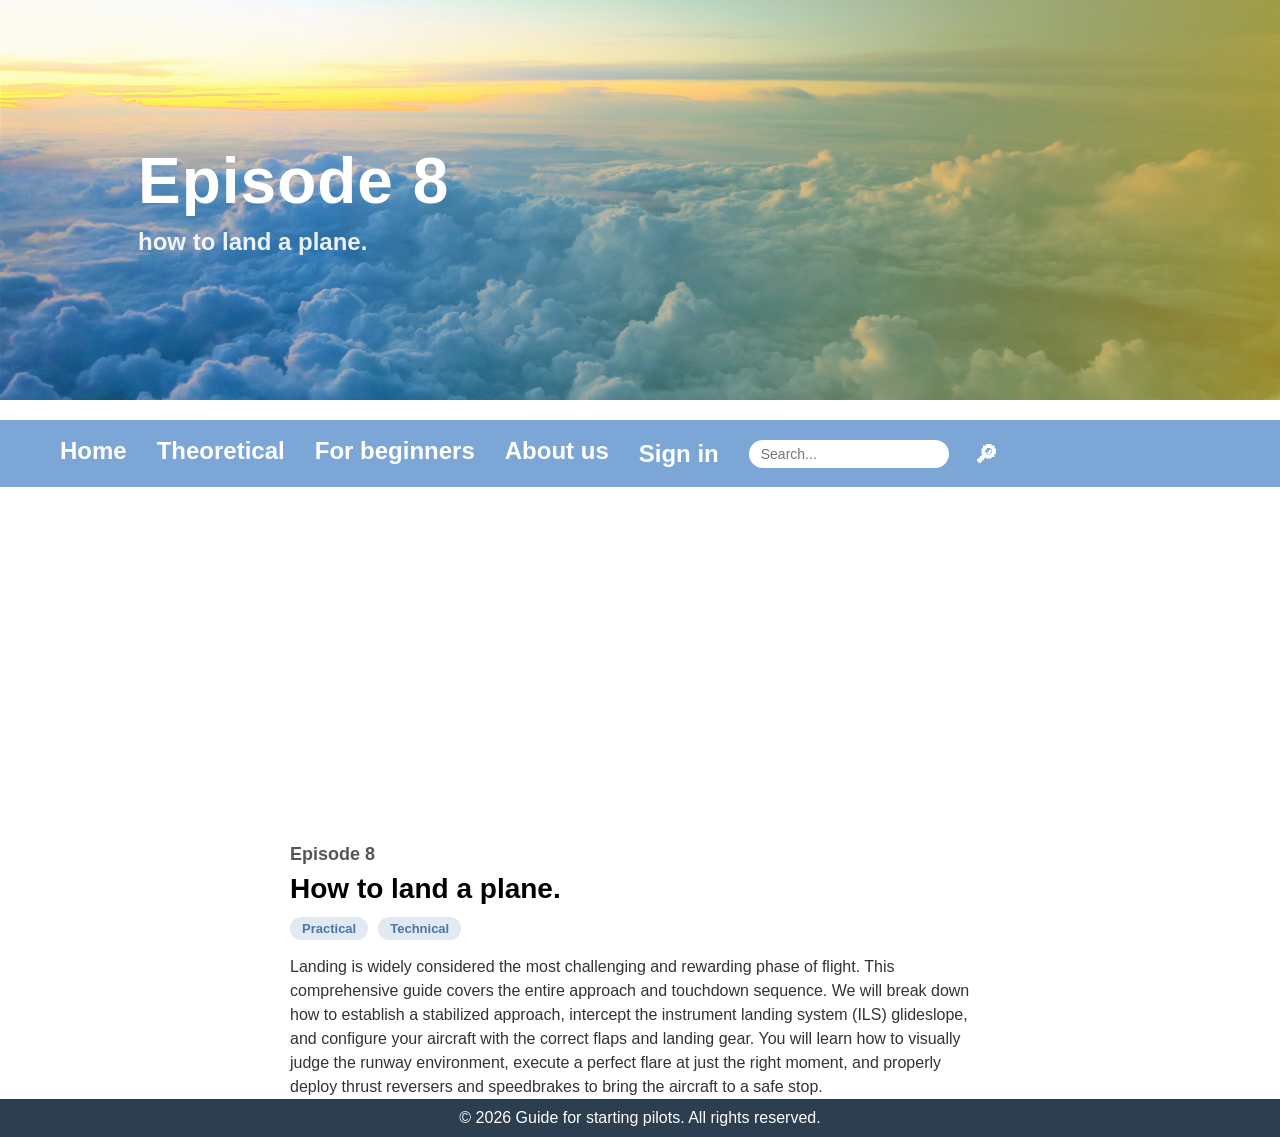
<file: episode8.html>
<!DOCTYPE html>
<html lang="en">
<head>
    <meta charset="UTF-8">
    <meta name="viewport" content="width=device-width, initial-scale=1.0">
    <title>episode8</title>
    <link rel="stylesheet" href="final.css">
    <link rel="stylesheet" href="episodes.css">
    <link rel="icon" type="image/x-icon" href="favicon.ico">
</head>
<body>
    
        <header class="hero-header">
        <div class="container">
            <h1>Episode 8</h1>
            <p>How to land a plane.</p>
        </div>
    </header>



        <nav class="nav-wrapper">
        <div class="container nav">
            <a href="index.html">Home</a>
            <a href="theory.html">Theoretical</a>
            <a href="beginners.html">For beginners</a>
            <a href="about.html">About us</a>
            <button popovertarget="my-dialog">Sign in</button>
            <div class="nav-right">
            <input type="text" placeholder="Search..." class="search-box">
            <a href="#" class="profile-btn">🔎︎</a>
        </div>
        </div>
    </nav>

    <main class="container">
        
<iframe width="700" height="315" src="https://www.youtube.com/embed/WC-iOlckdf4?si=lwSvD4zOjII-_9pO" title="YouTube video player" frameborder="0" allow="accelerometer; autoplay; clipboard-write; encrypted-media; gyroscope; picture-in-picture; web-share" referrerpolicy="strict-origin-when-cross-origin" allowfullscreen></iframe>
        <div class="video-info">
            <div class="nav-links"></div>
            <div class="video-meta-row">
                <div class="video-metadata">Episode 8  </div>
                
            </div>
            
            <h1 class="video-title">How to land a plane.</h1>
            
            <div class="video-tags">
                <span class="tag">Practical</span>
                <span class="tag">Technical</span>
            </div>
            
            <p class="video-description">
                Landing is widely considered the most challenging and rewarding phase of flight. This comprehensive guide covers the entire approach and touchdown sequence. We will break down how to establish a stabilized approach, intercept the instrument landing system (ILS) glideslope, and configure your aircraft with the correct flaps and landing gear. You will learn how to visually judge the runway environment, execute a perfect flare at just the right moment, and properly deploy thrust reversers and speedbrakes to bring the aircraft to a safe stop.
            </p>
        </div>
    </main>

  <footer class="footer">
        <div class="container">
            <p>&copy; 2026 Guide for starting pilots. All rights reserved.</p>
        </div>
    </footer>

    <dialog id="my-dialog" popover class="dialog">
        <button popovertarget="my-dialog" popovertargetaction="hide" class="close-btn">✖</button>
        <form method="dialog" class="dialog-form">
        <label for="username">Username:</label>
        <input type="text" id="username" name="username" required>
        <label for="password">Password:</label>
        <input type="password" id="password" name="password" required>
        <label for="confirm-password">Confirm Password:</label>
        <input type="password" id="confirm-password" name="confirm-password" required>
        <button type="submit" class="btn btn-primary">Sign In</button>
        </form>
    </dialog>

</body>
</html>
</file>
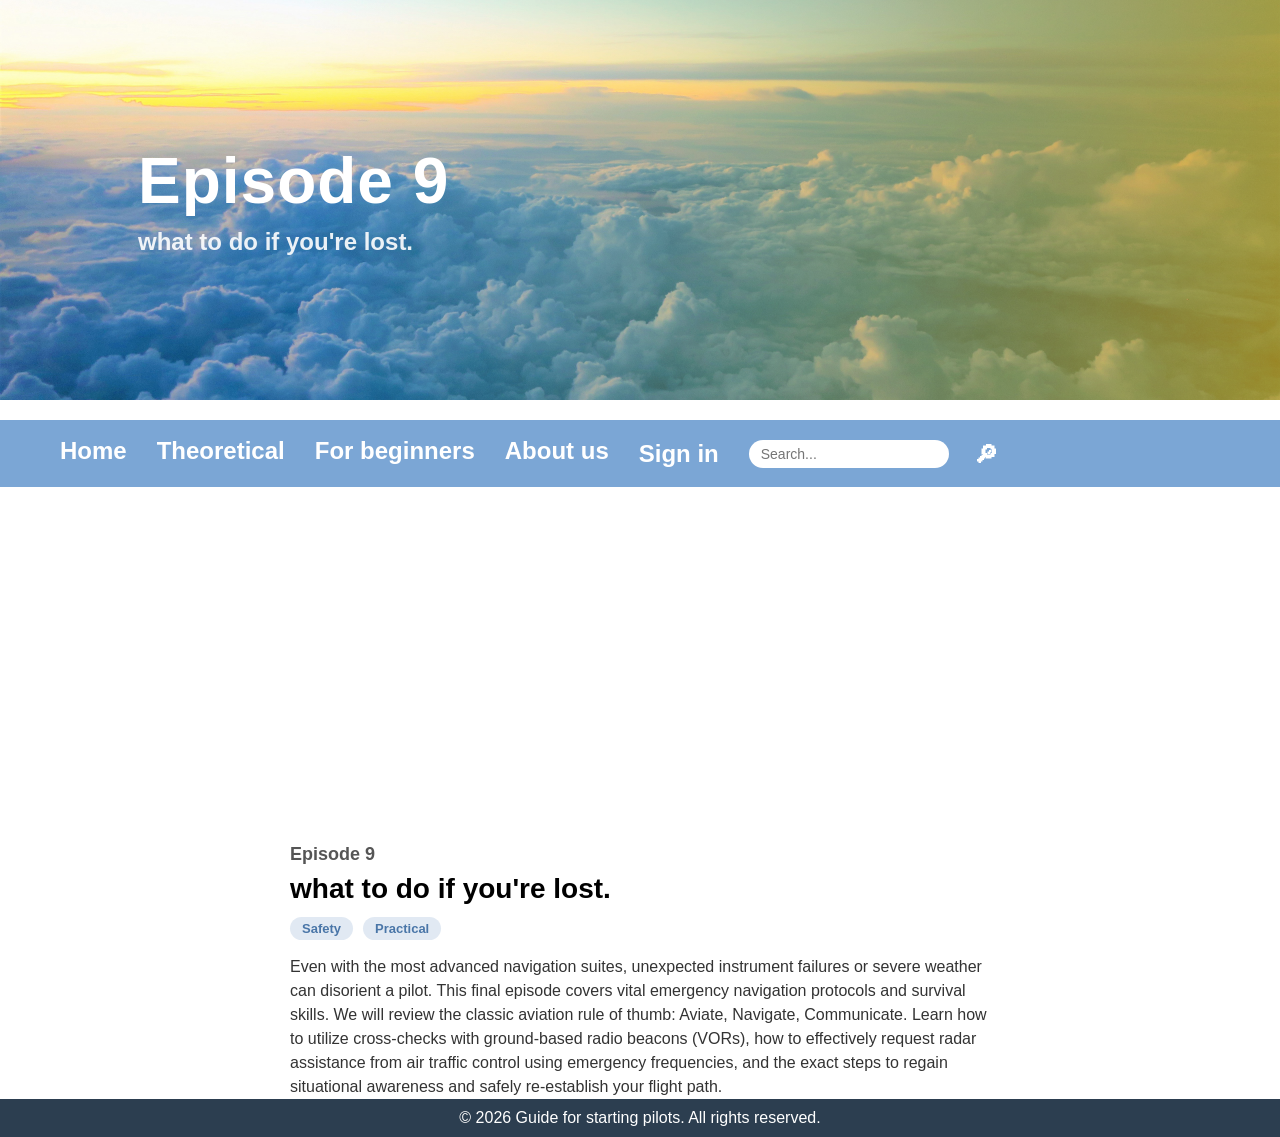
<file: episode9.html>
<!DOCTYPE html>
<html lang="en">
<head>
    <meta charset="UTF-8">
    <meta name="viewport" content="width=device-width, initial-scale=1.0">
    <title>episode9</title>
    <link rel="stylesheet" href="final.css">
    <link rel="stylesheet" href="episodes.css">
    <link rel="icon" type="image/x-icon" href="favicon.ico">
</head>
<body>
    
        <header class="hero-header">
        <div class="container">
            <h1>Episode 9</h1>
            <p>What to do if you're lost.</p>
        </div>
    </header>



        <nav class="nav-wrapper">
        <div class="container nav">
            <a href="index.html">Home</a>
            <a href="theory.html">Theoretical</a>
            <a href="beginners.html">For beginners</a>
            <a href="about.html">About us</a>
            <button popovertarget="my-dialog">Sign in</button>
            <div class="nav-right">
            <input type="text" placeholder="Search..." class="search-box">
            <a href="#" class="profile-btn">🔎︎</a>
        </div>
        </div>
    </nav>

    <main class="container">
        
<iframe width="700" height="315" src="https://www.youtube.com/embed/yh73ip84M4I?si=yqH5ShCmLGYW3cN6" title="YouTube video player" frameborder="0" allow="accelerometer; autoplay; clipboard-write; encrypted-media; gyroscope; picture-in-picture; web-share" referrerpolicy="strict-origin-when-cross-origin" allowfullscreen></iframe>
        <div class="video-info">
            <div class="nav-links"></div>
            <div class="video-meta-row">
                <div class="video-metadata">Episode 9  </div>
                
            </div>
            
            <h1 class="video-title">what to do if you're lost.</h1>
            
            <div class="video-tags">
                <span class="tag">Safety</span>
                <span class="tag">Practical</span>
            </div>
            
            <p class="video-description">
                Even with the most advanced navigation suites, unexpected instrument failures or severe weather can disorient a pilot. This final episode covers vital emergency navigation protocols and survival skills. We will review the classic aviation rule of thumb: Aviate, Navigate, Communicate. Learn how to utilize cross-checks with ground-based radio beacons (VORs), how to effectively request radar assistance from air traffic control using emergency frequencies, and the exact steps to regain situational awareness and safely re-establish your flight path.
            </p>
        </div>
    </main>

  <footer class="footer">
        <div class="container">
            <p>&copy; 2026 Guide for starting pilots. All rights reserved.</p>
        </div>
    </footer>

    <dialog id="my-dialog" popover class="dialog">
        <button popovertarget="my-dialog" popovertargetaction="hide" class="close-btn">✖</button>
        <form method="dialog" class="dialog-form">
        <label for="username">Username:</label>
        <input type="text" id="username" name="username" required>
        <label for="password">Password:</label>
        <input type="password" id="password" name="password" required>
        <label for="confirm-password">Confirm Password:</label>
        <input type="password" id="confirm-password" name="confirm-password" required>
        <button type="submit" class="btn btn-primary">Sign In</button>
        </form>
    </dialog>

</body>
</html>
</file>
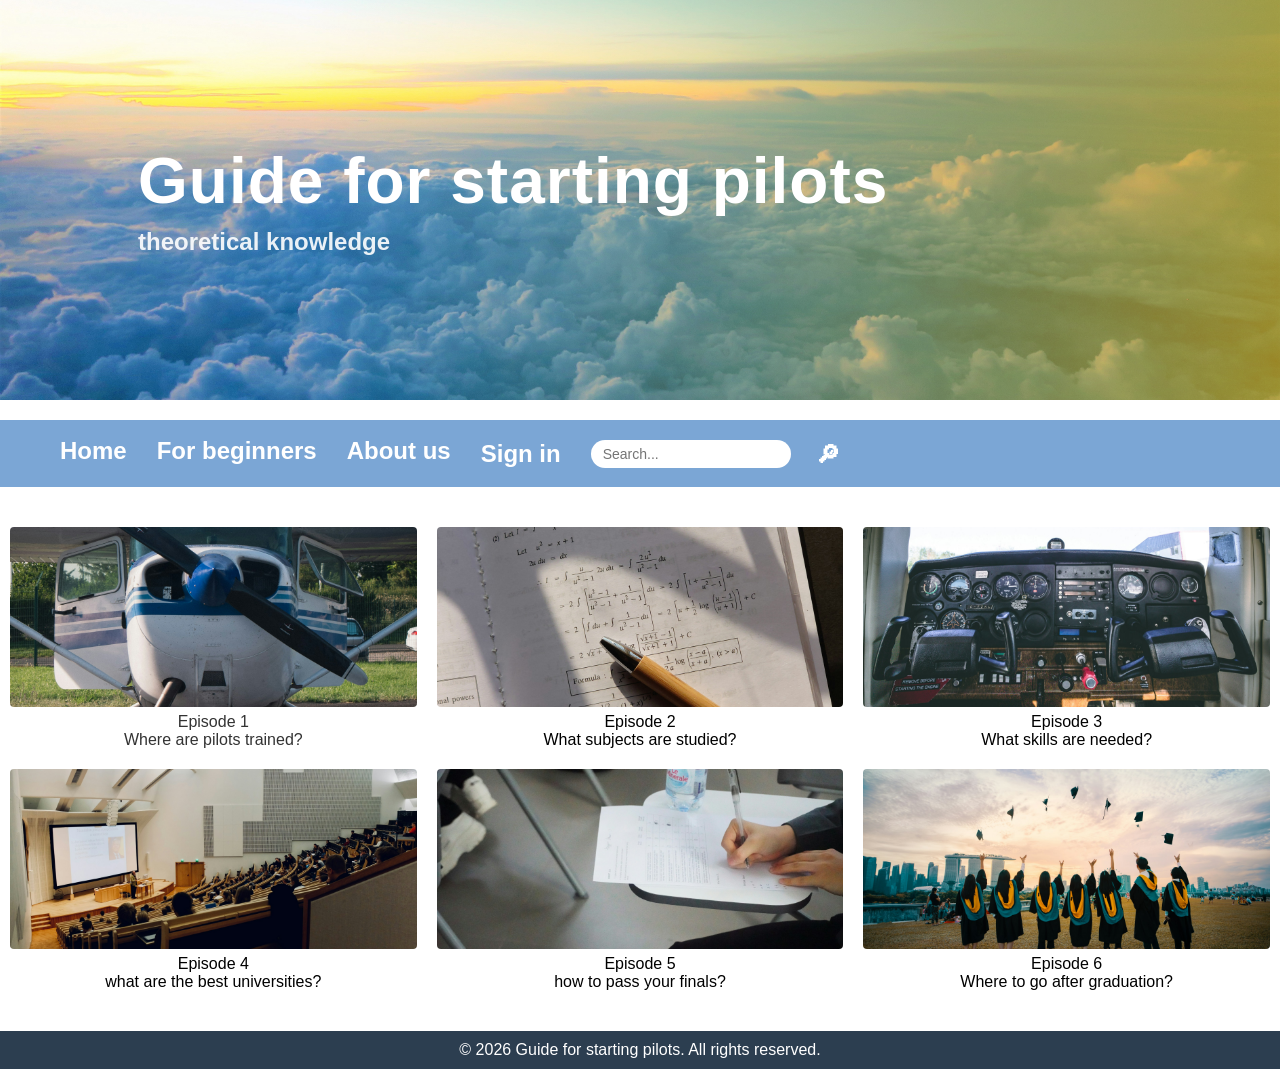
<file: theory.html>
<!DOCTYPE html>
<html lang="ua">
<head>
    <meta charset="UTF-8">
    <meta name="viewport" content="width=device-width, initial-scale=1.0">
    <link rel="stylesheet" href="final.css">
    <title>final project</title>
</head>
<body>
    <header class="hero-header">
        <div class="container">
            <h1>Guide for starting pilots</h1>
            <p>theoretical knowledge</p>
        </div>
    </header>

    <nav class="nav-wrapper">
        <div class="container nav">
            <button class="hamburger" onclick="this.parentElement.classList.toggle('nav-open')" aria-label="Menu">☰</button>
            <a href="index.html">Home</a>
            <a href="beginners.html">For beginners</a>
            <a href="about.html">About us</a> 
            <button popovertarget="my-dialog">Sign in</button>
            <div class="nav-right">
            <input type="text" placeholder="Search..." class="search-box">
            <a href="#" class="profile-btn">🔎︎</a>
        </div>
        </div>
    </nav>

    <div class="container grid-columns">
        <div class="video-card">
            <a href="#" class="video-link">
            <div class="thumbnail-container">
                <img src="img/rectangle20.jpg" alt="Pilot">
            </div>
            <div class="video-info">
                <p class="video-meta">Episode 1</p>
                <p class="video-title">Where are pilots trained?</p>
                </a>
            </div>
        </div>

        <div class="video-card">
            <a href="#" class="video-link"></a>
            <div class="thumbnail-container">
                <img src="img/rectangle21.jpg" alt="Start plane">
            </div>
            <div class="video-info">
                <p class="video-meta">Episode 2</p>
                <p class="video-title">What subjects are studied?</p>
            </div>
        </div>

        <div class="video-card">
            <a href="#" class="video-link"></a>
            <div class="thumbnail-container">
                <img src="img/rectangle22.jpg" alt="Fly plane">
            </div>
            <div class="video-info">
                <p class="video-meta">Episode 3</p>
                <p class="video-title">What skills are needed?</p>
            </div>
        </div>

        <div class="video-card">
            <a href="#" class="video-link"></a>
            <div class="thumbnail-container">
                <img src="img/rectangle23.jpg" alt="No crash">
            </div>
            <div class="video-info">
                <p class="video-meta">Episode 4</p>
                <p class="video-title">what are the best universities?</p>
            </div>
        </div>

        <div class="video-card">
            <a href="#" class="video-link"></a>
            <div class="thumbnail-container">
                <img src="img/rectangle24.jpg" alt="Land plane">
            </div>
            <div class="video-info">
                <p class="video-meta">Episode 5</p>
                <p class="video-title">how to pass your finals?</p>
            </div>
        </div>

        <div class="video-card">
            <a href="#" class="video-link"></a>
            <div class="thumbnail-container">
                <img src="img/rectangle25.jpg" alt="Pro pilot">
            </div>
            <div class="video-info">
                <p class="video-meta">Episode 6</p>
                <p class="video-title">Where to go after graduation?</p>
            </div>
        </div>
    </div>
    <footer class="footer">
        <div class="container">
            <p>&copy; 2026 Guide for starting pilots. All rights reserved.</p>
        </div>
    </footer>

    <dialog id="my-dialog" popover class="dialog">
        <button popovertarget="my-dialog" popovertargetaction="hide" class="close-btn">✖</button>
        <form method="dialog" class="dialog-form">
        <label for="username">Username:</label>
        <input type="text" id="username" name="username" required>
        <label for="password">Password:</label>
        <input type="password" id="password" name="password" required>
        <label for="confirm-password">Confirm Password:</label>
        <input type="password" id="confirm-password" name="confirm-password" required>
        <button type="submit" class="btn btn-primary">Sign In</button>
        </form>
    </dialog>

</body>
</html>
</file>
<file: final.css>
:root {
  --primary-color: #7ba6d5;
  --secondary-color: #ffbb00;
  --text-color: #333;
  --color-text: #2c3e50;
  --color-text-light: #34495e;
  --color-white: #ecf0f1;
  --shadow-dark: 0 2rem 6rem rgba(0, 0, 0, 0.3);
  --shadow-light: 0 2rem 5rem rgba(0, 0, 0, 0.06);
  --line: 1px solid var(--color-grey-light-2);
}

* {
  margin: 0;
  padding: 0;
  box-sizing: border-box;
}

a {
  color: var(--text-color);
  text-decoration: none;
}

a:visited {
  color: var(--text-color);
}

html {
  min-height: 100vh;
}

body {
  font-family: Verdana, sans-serif;
  min-height: 100vh;
  display: flex;
  flex-direction: column;
}

.hero-header {
  /* background: linear-gradient(rgba(0, 0, 0, 0.1), rgba(0, 0, 0, 0.1)); */
  background-image: url(img/sky4k.jpg);
  background-size: cover;
  height: 400px;
  display: flex;
  align-items: center;
  justify-content: center;
  padding: 0 10%;
  color: white;
  margin-bottom: 20px;
  background-repeat: no-repeat;
  background-position: center;
  position: relative;
}

.hero-header::after {
  content: "";
  position: absolute;
  top: 0;
  left: 0;
  width: 100%;
  height: 100%;
  background: linear-gradient(
    90deg,
    rgba(255, 255, 255, 0) 24%,
    rgba(255, 187, 0, 0.6) 100%
  );
}

.hero-header h1 {
  font-size: 4rem;
  margin-bottom: 10px;
  letter-spacing: 1px;
  font-weight: 800;
}

.hero-header p {
  font-size: 1.5rem;
  font-weight: 700;
  text-transform: lowercase;
  opacity: 0.9;
  font-weight: bold;
}

.nav-wrapper {
  background-color: var(--primary-color);
  padding: 15px 50px;
  display: flex;
  justify-content: center;
  position: sticky;
  top: 0;
  z-index: 3;
}

.nav {
  display: flex;
  gap: 30px;
}

.nav a,
.nav button {
  color: white;
  text-decoration: none;
  font-size: 24px;
  font-weight: bold;
  margin-right: 25px;
  appearance: none;
  background: none;
  border: none;
  font-family: inherit;
  cursor: pointer;
  margin: 0;
  padding: 0;
}

.nav a,
.nav a:visited {
  color: white;
  margin-top: 2px;
}

.nav a:hover,
.nav button:hover {
  color: #4d657f;
}

.nav-right {
  display: flex;
  align-items: center;
  gap: 20px;
}

.search-box {
  padding: 6px 12px;
  border: none;
  border-radius: 20px;
  outline: none;
  font-size: 14px;
  width: 200px;
}

.profile-btn {
  color: var(--primary-color);
  width: 35px;
  height: 35px;
  border-radius: 50%;
  display: flex;
  justify-content: center;
  align-items: center;
  font-weight: bold;
  text-decoration: none;
  font-size: 14px;
}

.container {
  width: 1300px;
  max-width: 100%;
  padding: 0 20px;
  position: relative;
  z-index: 1;
}

@media (max-width: 1300px) {
  .container {
    width: 100%;
    padding: 0 10px;
  }
}

.grid-columns {
  display: grid;
  grid-template-columns: repeat(3, 1fr);
  gap: 20px;
  margin: 40px auto;
}

.video-card {
  text-align: center;
}
.video-link {
  text-decoration: none;
  display: block;
}

.thumbnail-container {
  position: relative;
  width: 100%;
  height: 180px;
  overflow: hidden;
  border-radius: 4px;
  transition: transform 0.2s;
}

.video-link:hover .thumbnail-container {
  transform: scale(1.02);
}

.thumbnail-container img {
  width: 100%;
  height: 100%;
  object-fit: cover;
  cursor: pointer;
}

.play-button {
  position: absolute;
  top: 50%;
  left: 50%;
  transform: translate(-50%, -50%);
  width: 50px;
  height: 50px;
  background-color: var(--primary-color);
  border-radius: 50%;
  display: flex;
  align-items: center;
  justify-content: center;
  color: white;
  font-size: 24px;
  cursor: pointer;
  box-shadow: 0 4px 15px rgba(0, 0, 0, 0.2);
  transition: background-color 0.3s;
}

.video-link:hover .play-button {
  background-color: #305d8f;
}

.play-button::after {
  content: "▶";
  margin-left: 3px;
}

.footer {
  background-color: #2c3e50;
  color: white;
  text-align: center;
  padding: 10px 0;
  margin-top: auto;
}

.prev_button,
.next_button {
  padding: 0;
  margin: 0;
  border: none;
  display: flex;
  align-items: center;
  justify-content: center;
  background-color: transparent;
  cursor: pointer;
  position: absolute;
  color: var(--color-white);
  font-size: 3rem;
  top: 50%;
  z-index: 2;
  width: 40px;
  height: 0px;
}

ul,
li {
  list-style: none;
  text-decoration: none;
  margin: 0;
  padding: 0;
}

.carousel {
  width: 100%;
  height: 500px;
  display: flex;
  flex-direction: column;
  align-items: center;
  position: relative;
  margin-top: 16px;
}

.carousel_slider {
  width: 100%;
  height: 87%;
  overflow: hidden;
  position: relative;
}

.content_inner_slider {
  width: 100%;
  height: 100%;
  display: flex;
}

.img {
  min-width: 100vw;
  height: 100%;
  object-fit: cover;
}

.prev_button {
  left: 30px;
  transform: rotate(180deg);
}

.next_button {
  right: 30px;
}

.dots {
  display: flex;
  margin: 1rem 0;
}

.dot {
  width: 1rem;
  height: 1rem;
  border: 1px solid var(--color-text-light);
  border-radius: 50%;
  margin: 0 5px;
  cursor: pointer;
}

.form {
  display: flex;
  align-items: center;
  font-size: 1rem;
}

.auto_slide {
  margin-right: 8px;
}

.video-info {
  text-align: center;
  margin-top: 6px;
}

.dialog {
  left: 50vw;
  top: 50vh;
  transform: translate(-50%, -50%);
  padding: 50px 90px;
  border-radius: 36px;
}

.dialog::backdrop {
  background: rgba(0, 0, 0, 0.7);
}

.dialog-form {
  display: flex;
  flex-direction: column;
  gap: 8px;
  padding: 20px;
  width: 300px;
}

.btn {
  padding: 10px 15px;
  border: none;
  border-radius: 34px;
  background-color: var(--primary-color);
  color: white;
  font-size: 16px;
  cursor: pointer;
}

.dialog-form input {
  padding: 10px;
  border: 1px solid var(--color-text-light);
  border-radius: 4px;
  outline: none;
  margin-bottom: 10px;
}

.close-btn {
  background-color: transparent;
  color: var(--color-text-light);
  font-size: 27px;
  position: absolute;
  top: 12px;
  right: 28px;
  border: none;
  cursor: pointer;
}

/* --- HAMBURGER BUTTON --- */
.nav .hamburger {
  display: none;
  background: none;
  border: none;
  color: white;
  font-size: 26px;
  cursor: pointer;
  padding: 4px 8px;
  line-height: 1;
  border-radius: 4px;
  transition: background-color 0.2s;
}

.nav .hamburger:hover {
  background-color: rgba(255, 255, 255, 0.15);
}

/* --- TABLET (max 900px) --- */
@media (max-width: 900px) {
  .container {
    width: 100%;
    padding: 0 15px;
  }

  .nav.nav-open > a,
  .nav.nav-open > button[popovertarget] {
    display: block;
    width: 100%;
    text-align: left;
    padding: 12px 0;
    font-size: 16px;
    border-bottom: 1px solid rgba(255, 255, 255, 0.15);
  }

  .hero-header {
    height: 250px;
    padding: 0 5%;
  }

  .hero-header h1 {
    font-size: 2.4rem;
  }

  .hero-header p {
    font-size: 1.1rem;
  }

  .nav-wrapper {
    padding: 10px 15px;
  }

  .nav {
    gap: 15px;
  }

  .nav a,
  .nav button {
    font-size: 18px;
  }

  .search-box {
    width: 150px;
  }

  .carousel {
    height: 350px;
  }

  .grid-columns {
    grid-template-columns: repeat(2, 1fr);
    gap: 15px;
    margin: 25px auto;
  }

  .thumbnail-container {
    height: 140px;
  }
}

/* --- MOBILE (max 600px) --- */
@media (max-width: 600px) {
  .container {
    width: 100%;
    padding: 0 12px;
  }

  .nav .hamburger {
    display: block;
  }

  .nav {
    top: -5px;
    flex-wrap: wrap;
    gap: 0;
    align-items: center;
  }

  .nav > a,
  .nav > button[popovertarget],
  .nav > .nav-right {
    display: none;
  }

  .nav.nav-open {
    gap: 0;
  }

  .nav.nav-open > .nav-right {
    display: flex;
    width: 100%;
    padding: 12px 0;
  }

  .nav.nav-open .search-box {
    flex: 1;
    width: auto;
    font-size: 14px;
  }

  .hero-header {
    height: 160px;
    padding: 0 15px;
    margin-bottom: 10px;
  }

  .hero-header h1 {
    font-size: 1.5rem;
  }

  .hero-header p {
    font-size: 0.9rem;
  }

  .carousel {
    height: 220px;
  }

  .carousel_slider {
    height: 75%;
  }

  .prev_button,
  .next_button {
    font-size: 1.8rem;
    width: 30px;
  }

  .prev_button {
    left: 8px;
  }

  .next_button {
    right: 8px;
  }

  .dot {
    width: 0.7rem;
    height: 0.7rem;
  }

  .grid-columns {
    grid-template-columns: 1fr;
    gap: 16px;
    margin: 15px auto;
  }

  .thumbnail-container {
    height: 180px;
  }

  .video-info {
    margin-top: 8px;
  }

  .footer {
    font-size: 13px;
    padding: 8px 0;
  }

  .dialog {
    padding: 30px 20px;
    border-radius: 20px;
    width: 90vw;
    max-width: 400px;
  }

  .dialog-form {
    width: 100%;
    padding: 10px 0;
  }
}

/* --- SMALL MOBILE (max 400px) --- */
@media (max-width: 400px) {
  .hero-header {
    height: 130px;
  }

  .hero-header h1 {
    font-size: 1.2rem;
  }

  .hero-header p {
    font-size: 0.8rem;
  }

  .carousel {
    height: 170px;
  }

  .thumbnail-container {
    height: 150px;
  }
}
</file>
<file: episodes.css>
main {
            max-width: 800px;
            width: 100%;
            padding: 40px 20px;
            display: flex;
            flex-direction: column;
            align-items: center;
            flex: 1;
            align-self: center;
            margin-top: 26px;

        }

        .video-link-wrapper {
            display: block;
            width: 100%;
            max-width: 700px;
            margin-bottom: 20px;
            text-decoration: none;
        }

        .video-container {
            position: relative;
            width: 100%;
            cursor: pointer;
            border-radius: 8px;
            overflow: hidden;
            box-shadow: 0 4px 10px rgba(0,0,0,0.1);
        }

        .video-container img {
            width: 100%;
            height: auto;
            display: block;
        }

        .play-button {
            position: absolute;
            top: 50%;
            left: 50%;
            transform: translate(-50%, -50%);
            width: 80px;
            height: 80px;
            background-color: var(--primary-color);
            border-radius: 50%;
            display: flex;
            justify-content: center;
            align-items: center;
            opacity: 0.9;
            transition: transform 0.2s, opacity 0.2s;
        }

        .play-button::after {
            content: '';
            display: block;
            width: 0;
            height: 0;
            border-top: 15px solid transparent;
            border-bottom: 15px solid transparent;
            border-left: 28px solid white;
            margin-left: 8px;
        }

        .video-link-wrapper:hover .play-button {
            transform: translate(-50%, -50%) scale(1.1);
            opacity: 1;
        }

        .video-info {
            width: 100%;
            max-width: 700px;
            text-align: left; 
            margin-top: 16px;
        }

        .video-meta-row {
            display: flex;
            justify-content: space-between;
            align-items: center;
            margin-bottom: 8px;
        }

        .video-metadata {
            font-size: 18px;
            font-weight: bold;
            color: #555;
        }

        .video-rating {
            font-size: 18px;
            font-weight: bold;
        }

        .video-title {
            font-size: 28px;
            font-weight: bold;
            margin-bottom: 12px;
        }

        .video-tags {
            display: flex;
            gap: 10px;
            margin-bottom: 15px;
        }

        .tag {
            background-color: #e1e9f3;
            color: #4a76a8;
            padding: 4px 12px;
            border-radius: 15px;
            font-size: 13px;
            font-weight: bold;
        }

        .video-description {
            font-size: 16px;
            line-height: 1.5;
            color: #333333;
        }

        .video-wrapper {
            width: 100%;
            max-width: 700px;
            aspect-ratio: 16 / 9;
        }

        .video-wrapper iframe {
            width: 100%;
            height: 100%;
            border: 0;
            border-radius: 8px;
        }

        @media (max-width: 600px) {
            main {
                padding: 20px 12px;
                margin-top: 10px;
            }

            .video-title {
                font-size: 20px;
                margin-bottom: 8px;
            }

            .video-description {
                font-size: 14px;
                line-height: 1.6;
            }

            .video-metadata {
                font-size: 15px;
            }

            .tag {
                font-size: 12px;
                padding: 3px 10px;
            }
        }
</file>
